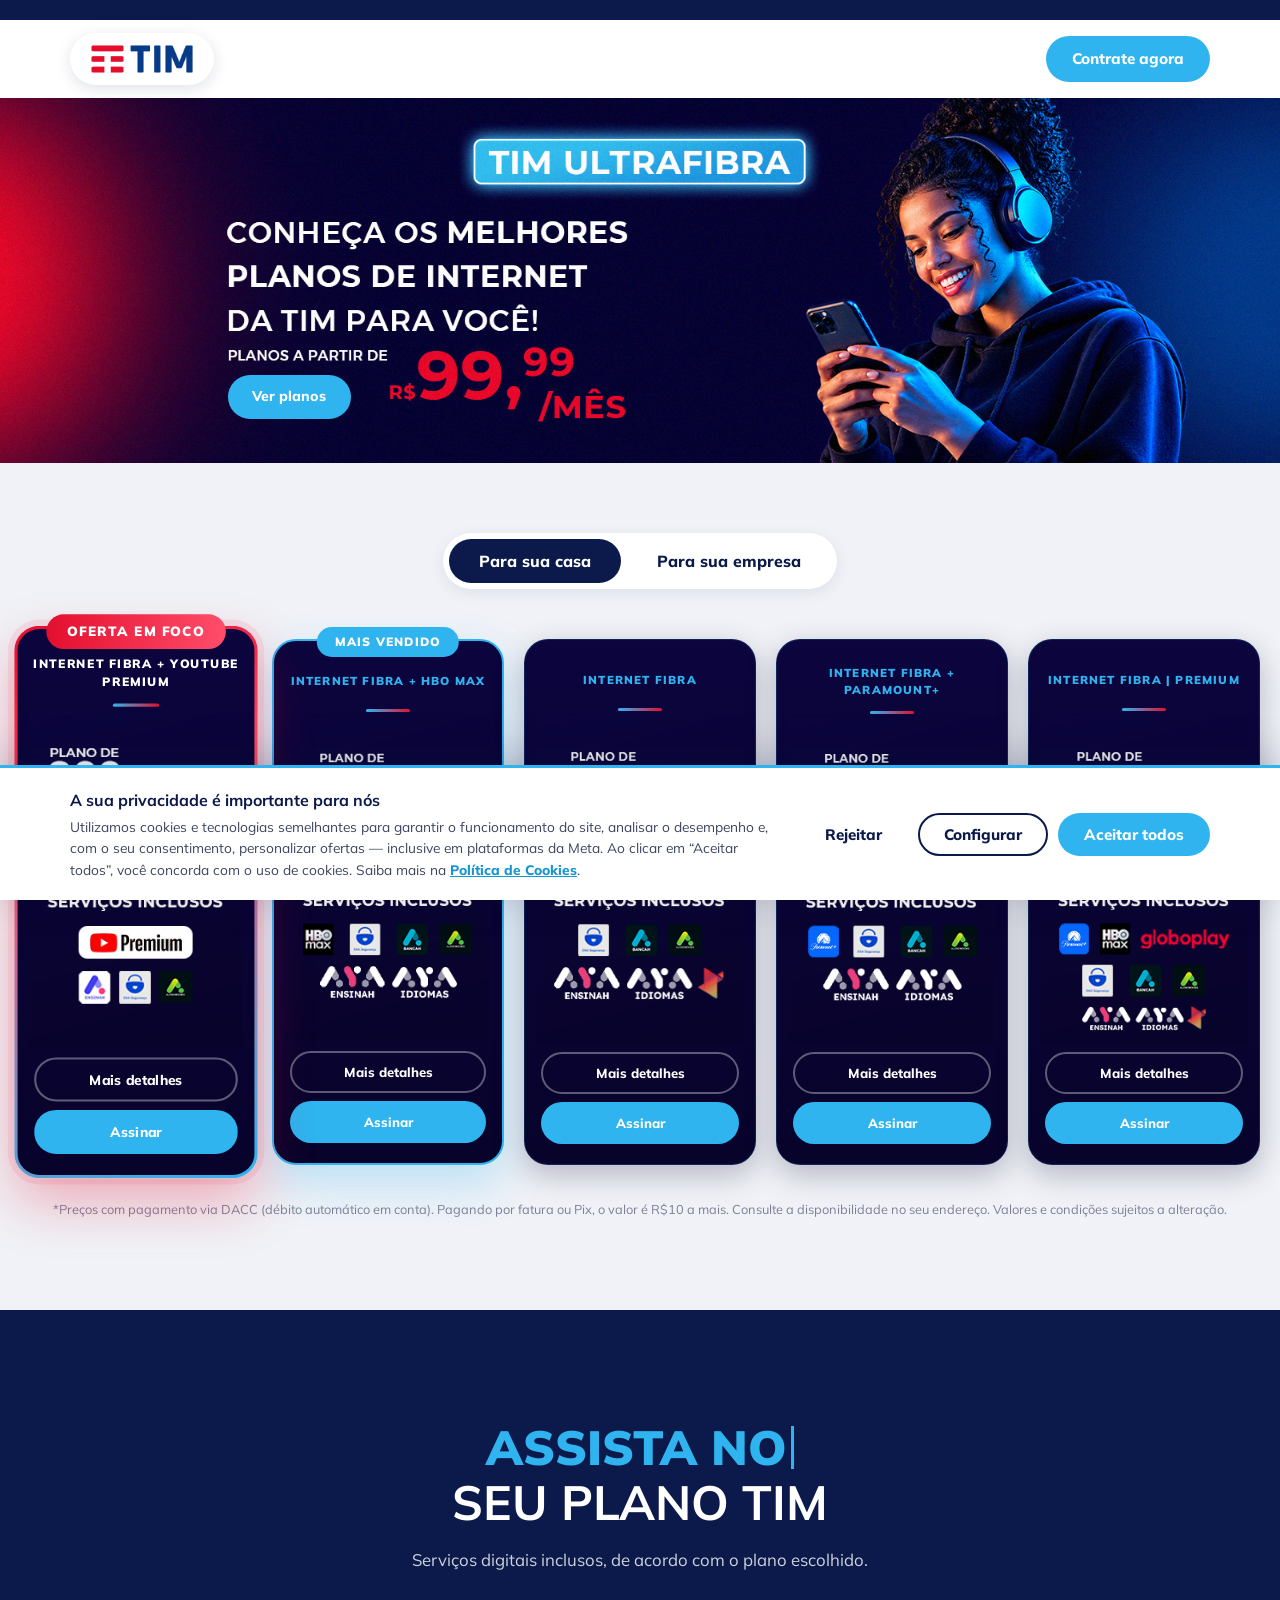
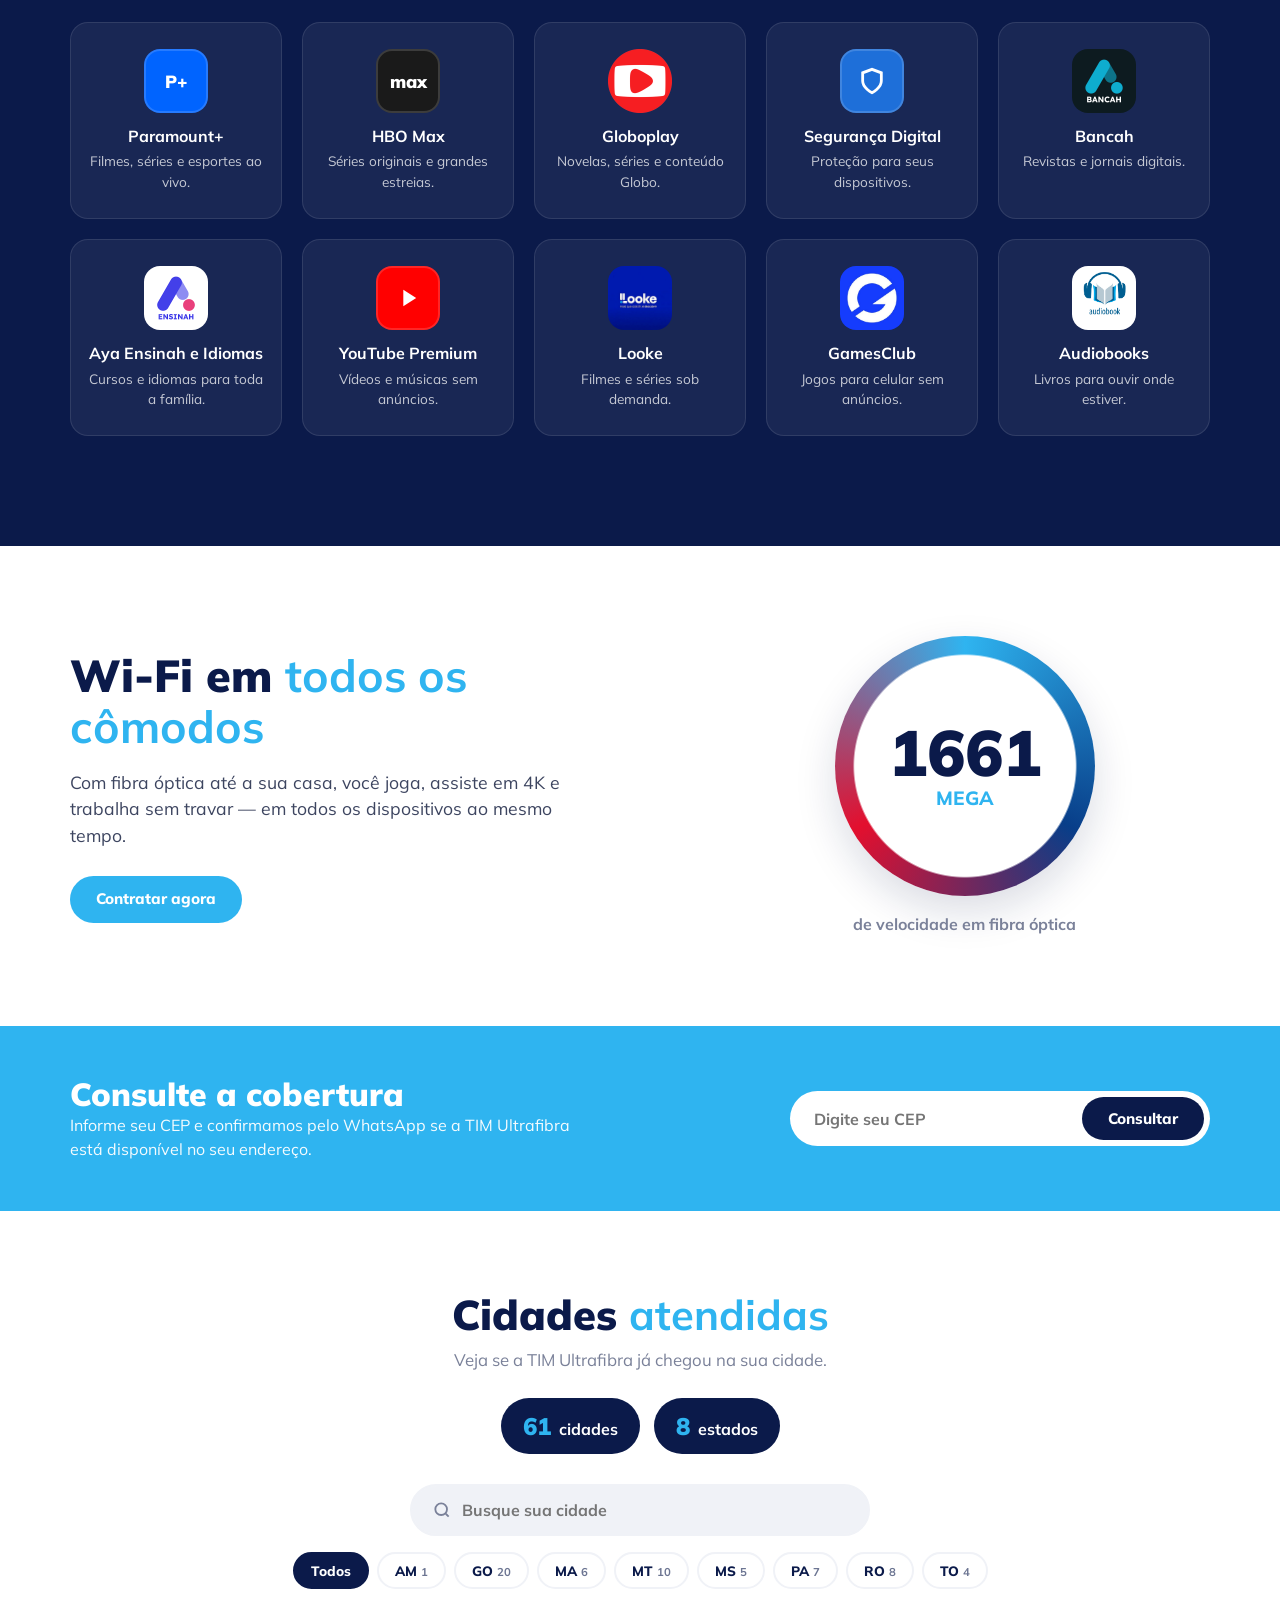
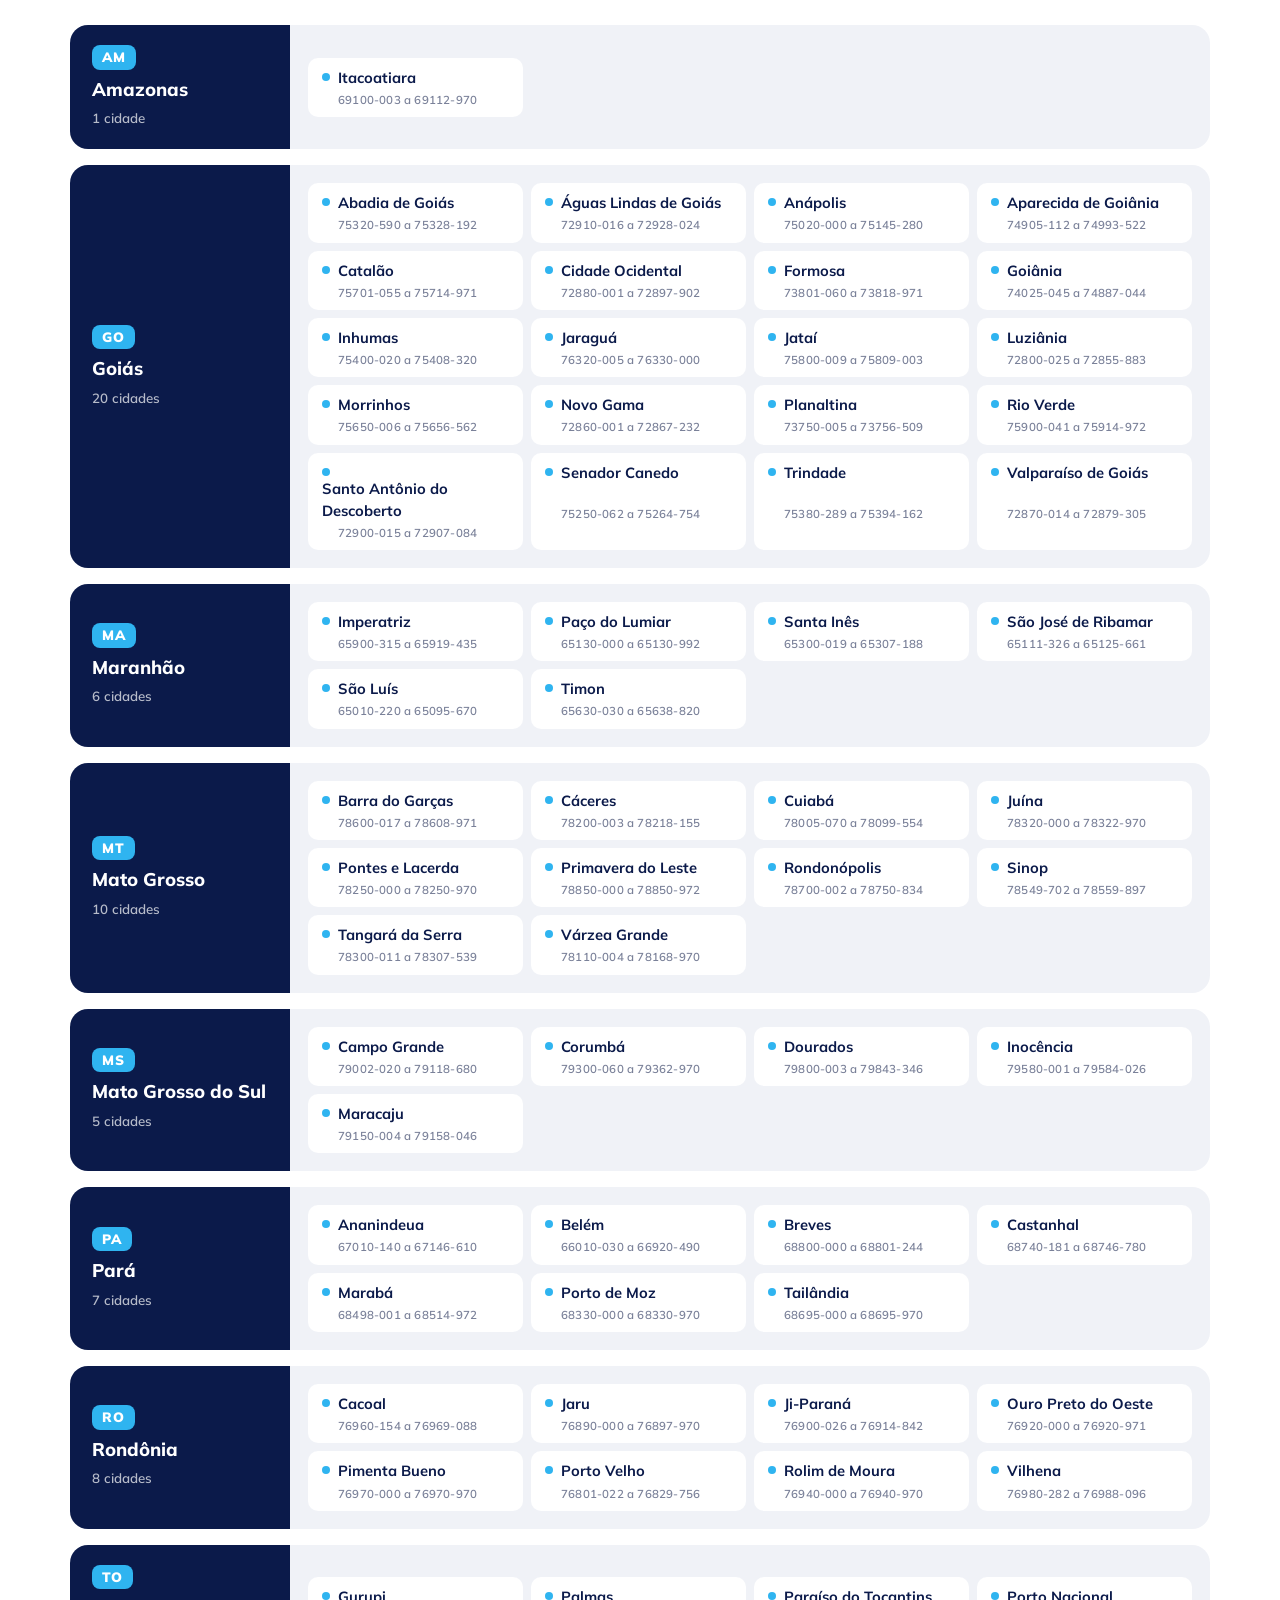
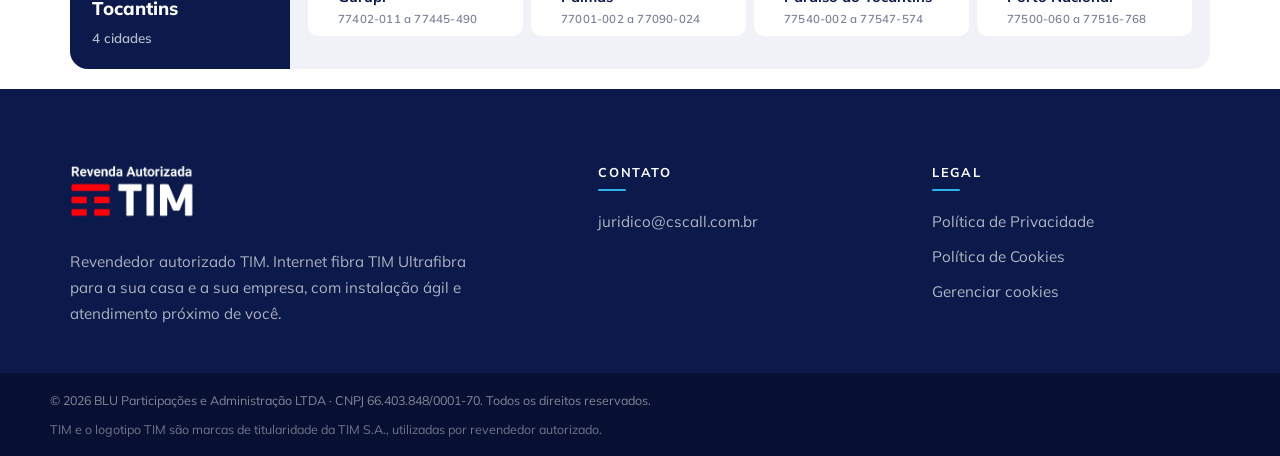
<file: index.html>
<!DOCTYPE html>
<html lang="pt-br">
<head>
    <meta charset="UTF-8">
    <meta name="viewport" content="width=device-width, initial-scale=1.0">
    <link rel="icon" href="./img/logos/logoSite.png" type="image/png">
    <title>TIM Ultrafibra | Revendedor Autorizado</title>
    <meta name="description" content="Internet fibra TIM Ultrafibra de 1000 e 2000 Mega com serviços inclusos. Contrate com um revendedor autorizado TIM.">
    <meta name="robots" content="index, follow">
    <link rel="canonical" href="https://www.SEUDOMINIO.com.br/">

    <!-- Prévia ao compartilhar (WhatsApp, Facebook, Instagram) -->
    <meta property="og:type" content="website">
    <meta property="og:locale" content="pt_BR">
    <meta property="og:site_name" content="TIM Ultrafibra · Revendedor Autorizado">
    <meta property="og:title" content="TIM Ultrafibra | Internet fibra de até 2 Giga">
    <meta property="og:description" content="Internet fibra TIM Ultrafibra de 1000 e 2000 Mega com serviços inclusos. Contrate com um revendedor autorizado TIM.">
    <meta property="og:url" content="https://www.SEUDOMINIO.com.br/">
    <meta property="og:image" content="https://www.SEUDOMINIO.com.br/img/banners/banner-800mega-e-1giga.jpg">
    <meta property="og:image:width" content="902">
    <meta property="og:image:height" content="367">
    <meta name="twitter:card" content="summary_large_image">
    <link rel="preconnect" href="https://fonts.googleapis.com">
    <link rel="preconnect" href="https://fonts.gstatic.com" crossorigin>
    <link href="https://fonts.googleapis.com/css2?family=Mulish:wght@400;600;700;800;900&display=swap" rel="stylesheet">
    <link rel="stylesheet" href="css/style.css?v=6">
</head>
<body>

    
    <div class="topbar">
        <div class="container topbar-inner">
        </div>
    </div>

    <!-- Cabeçalho -->
    <header class="header">
        <div class="container header-inner">
            <span class="logo" aria-label="TIM - Revendedor autorizado">
                <img src="img/logos/logo-tim-badge.png" alt="TIM">
            </span>

            <div class="header-actions">
                <a class="btn btn-accent" href="#planos">Contrate agora</a>
            </div>
        </div>
    </header>

    <!-- Banner -->
    <section class="banner" id="inicio">
        <h1 class="sr-only">TIM Ultrafibra: internet fibra de até 2000 Mega</h1>
        <img class="banner-img" src="img/logos/fundolandingpagetim.jpg.jpeg" width="1600" height="456"
             alt="TIM Ultrafibra: conheça os melhores planos de internet da TIM para você">
        <div class="banner-mobile" aria-hidden="true">
            <span class="banner-tag">TIM ULTRAFIBRA</span>
            <p class="banner-title">Conheça os melhores planos de internet da TIM para você!</p>
            <p class="banner-price"><small>Planos a partir de</small><span>R$<b>99</b>,99<em>/mês</em></span></p>
        </div>
        <a href="#planos" class="btn btn-accent banner-cta">Ver planos</a>
    </section>

    <!-- Planos -->
    <section class="plans-section" id="planos">
        <div class="container">
            <div class="tabs" role="tablist">
                <button class="tab active" role="tab" data-tab="casa" aria-selected="true">Para sua casa</button>
                <button class="tab" role="tab" data-tab="empresa" aria-selected="false">Para sua empresa</button>
            </div>

            <!-- Casa -->
            <div class="tab-panel active" id="tab-casa">
                <div class="cards">

                    <article class="card card-focus">
                        <span class="card-badge">Oferta em foco</span>
                        <div class="card-head">
                            <span>Internet Fibra + YouTube Premium</span>
                        </div>
                        <div class="card-body">
                            <img src="img/planos/cpf-800mega-youtube-premium.png" alt="800 Mega com YouTube Premium por R$129,99/mês com pagamento via DACC" loading="lazy">
                        </div>
                        <div class="card-actions">
                            <button class="btn btn-outline" data-modal="plano-2">Mais detalhes</button>
                            <button class="btn btn-accent" data-assinar="plano-2">Assinar</button>
                        </div>
                    </article>
                    <article class="card card-popular">
                        <span class="card-badge">Mais vendido</span>
                        <div class="card-head">
                            <span>Internet Fibra + HBO Max</span>
                        </div>
                        <div class="card-body">
                            <img src="img/planos/cpf-1giga-hbo-max.png" alt="1 Giga com HBO Max por R$159,99/mês com pagamento via DACC" loading="lazy">
                        </div>
                        <div class="card-actions">
                            <button class="btn btn-outline" data-modal="plano-5">Mais detalhes</button>
                            <button class="btn btn-accent" data-assinar="plano-5">Assinar</button>
                        </div>
                    </article>

                    <article class="card">
                        <div class="card-head">
                            <span>Internet Fibra</span>
                        </div>
                        <div class="card-body">
                            <img src="img/planos/cpf-1giga.png" alt="1 Giga com Bancah, Ensinah e Idiomas por R$129,99/mês com pagamento via DACC" loading="lazy">
                        </div>
                        <div class="card-actions">
                            <button class="btn btn-outline" data-modal="plano-3">Mais detalhes</button>
                            <button class="btn btn-accent" data-assinar="plano-3">Assinar</button>
                        </div>
                    </article>

                    <article class="card">
                        <div class="card-head">
                            <span>Internet Fibra + Paramount+</span>
                        </div>
                        <div class="card-body">
                            <img src="img/planos/cpf-1giga-paramount.png" alt="1 Giga com Paramount+ por R$149,99/mês com pagamento via DACC" loading="lazy">
                        </div>
                        <div class="card-actions">
                            <button class="btn btn-outline" data-modal="plano-4">Mais detalhes</button>
                            <button class="btn btn-accent" data-assinar="plano-4">Assinar</button>
                        </div>
                    </article>

                    <article class="card">
                        <div class="card-head">
                            <span>Internet Fibra | Premium</span>
                        </div>
                        <div class="card-body">
                            <img src="img/planos/cpf-2giga-streaming.png" alt="2 Giga com Paramount+, HBO Max e Globoplay por R$369,99/mês com pagamento via DACC" loading="lazy">
                        </div>
                        <div class="card-actions">
                            <button class="btn btn-outline" data-modal="plano-6">Mais detalhes</button>
                            <button class="btn btn-accent" data-assinar="plano-6">Assinar</button>
                        </div>
                    </article>
                </div>
                <p class="note">*Preços com pagamento via DACC (débito automático em conta). Pagando por fatura ou Pix, o valor é R$10 a mais. Consulte a disponibilidade no seu endereço. Valores e condições sujeitos a alteração.</p>
            </div>

            <!-- Empresa -->
            <div class="tab-panel" id="tab-empresa">
                <div class="business">
                    <div>
                        <h2>Conexão para <strong>empresas</strong></h2>
                        <p>Planos TIM para CNPJ com fibra óptica, estabilidade e suporte especializado. Fale com um consultor e receba uma proposta sob medida para o seu negócio.</p>
                        <ul class="checks">
                            <li>Fibra óptica de alta velocidade</li>
                            <li>Opções com IP fixo</li>
                            <li>Atendimento dedicado</li>
                        </ul>
                        <a class="btn btn-accent btn-lg" data-whats="Olá! Gostaria de uma proposta de internet TIM para minha empresa." target="_blank" rel="noopener">Falar com consultor</a>
                    </div>

                    <article class="card">
                        <span class="card-badge">Válido para todo o Brasil</span>
                        <div class="card-head">
                            <span>Internet Fibra | Empresarial</span>
                        </div>
                        <div class="card-body">
                            <img src="img/planos/cnpj-1giga.png" alt="Plano empresarial 1 Giga por R$99,99/mês com pagamento via DACC" loading="lazy">
                        </div>
                        <div class="card-actions">
                            <button class="btn btn-outline" data-modal="plano-1">Mais detalhes</button>
                            <button class="btn btn-accent" data-assinar="plano-1">Assinar</button>
                        </div>
                    </article>
                </div>
            </div>
        </div>
    </section>

    <!-- Aplicativos -->
    <section class="apps-section" id="aplicativos">
        <div class="container">
            <h2 class="typing-title">
                <span class="typing" id="typing" data-words="ASSISTA NO|JOGUE NO|APRENDA NO|OUÇA NO|PROTEJA-SE NO"></span><span class="caret"></span>
                <strong>SEU PLANO TIM</strong>
            </h2>
            <p class="section-sub">Serviços digitais inclusos, de acordo com o plano escolhido.</p>

            <div class="apps">
                <div class="app">
                    <div class="app-icon" style="--c:#0064ff">P+</div>
                    <h3>Paramount+</h3>
                    <p>Filmes, séries e esportes ao vivo.</p>
                </div>
                <div class="app">
                    <div class="app-icon" style="--c:#1a1a1a">max</div>
                    <h3>HBO Max</h3>
                    <p>Séries originais e grandes estreias.</p>
                </div>
                <div class="app">
                    <div class="app-icon app-icon-img"><img src="img/logos/globoplay.png" alt="Globoplay"></div>
                    <h3>Globoplay</h3>
                    <p>Novelas, séries e conteúdo Globo.</p>
                </div>
                <div class="app">
                    <div class="app-icon" style="--c:#1e6fd9">
                        <svg viewBox="0 0 24 24" fill="none" stroke="currentColor" stroke-width="2.4"><path d="M12 22s8-4 8-10V5l-8-3-8 3v7c0 6 8 10 8 10z"/></svg>
                    </div>
                    <h3>Segurança Digital</h3>
                    <p>Proteção para seus dispositivos.</p>
                </div>
                <div class="app">
                    <div class="app-icon app-icon-img"><img src="img/logos/banca.png" alt="Bancah"></div>
                    <h3>Bancah</h3>
                    <p>Revistas e jornais digitais.</p>
                </div>
                <div class="app">
                    <div class="app-icon app-icon-img"><img src="img/logos/ensinah.png" alt="Ensinah"></div>
                    <h3>Aya Ensinah e Idiomas</h3>
                    <p>Cursos e idiomas para toda a família.</p>
                </div>
                <div class="app">
                    <div class="app-icon" style="--c:#ff0000">
                        <svg viewBox="0 0 24 24" fill="currentColor"><path d="M8 5v14l11-7z"/></svg>
                    </div>
                    <h3>YouTube Premium</h3>
                    <p>Vídeos e músicas sem anúncios.</p>
                </div>
                <div class="app">
                    <div class="app-icon app-icon-img"><img src="img/logos/looke.png" alt="Looke"></div>
                    <h3>Looke</h3>
                    <p>Filmes e séries sob demanda.</p>
                </div>
                <div class="app">
                    <div class="app-icon app-icon-img"><img src="img/logos/gamesClub.png" alt="GamesClub"></div>
                    <h3>GamesClub</h3>
                    <p>Jogos para celular sem anúncios.</p>
                </div>
                <div class="app">
                    <div class="app-icon app-icon-img"><img src="img/logos/audioBook.png" alt="Audiobooks"></div>
                    <h3>Audiobooks</h3>
                    <p>Livros para ouvir onde estiver.</p>
                </div>
            </div>
        </div>
    </section>

    <!-- Velocidade -->
    <section class="speed-section">
        <div class="container speed-inner">
            <div class="speed-text">
                <h2>Wi‑Fi em <strong>todos os cômodos</strong></h2>
                <p>Com fibra óptica até a sua casa, você joga, assiste em 4K e trabalha sem travar — em todos os dispositivos ao mesmo tempo.</p>
                <a class="btn btn-accent" data-whats="Olá! Quero saber mais sobre a velocidade da TIM Ultrafibra." target="_blank" rel="noopener">Contratar agora</a>
            </div>
            <div class="speed-counter">
                <div class="counter-ring">
                    <span class="counter" data-target="2000">0</span>
                    <small>Mega</small>
                </div>
                <p>de velocidade em fibra óptica</p>
            </div>
        </div>
    </section>

    <!-- Cobertura -->
    <section class="coverage-section" id="cobertura">
        <div class="container coverage-inner">
            <div>
                <h2>Consulte a cobertura</h2>
                <p>Informe seu CEP e confirmamos pelo WhatsApp se a TIM Ultrafibra está disponível no seu endereço.</p>
            </div>
            <form class="cep-form" id="cepForm">
                <input type="text" id="cep" inputmode="numeric" placeholder="Digite seu CEP" maxlength="9" required>
                <button type="submit" class="btn btn-accent">Consultar</button>
            </form>
            <p class="cep-result" id="cepResult" role="status" aria-live="polite" hidden></p>
        </div>
    </section>

    <!-- Cidades atendidas -->
    <section class="cities-section" id="cidades">
        <div class="container">
            <div class="section-head">
                <h2>Cidades <strong>atendidas</strong></h2>
                <p>Veja se a TIM Ultrafibra já chegou na sua cidade.</p>
            </div>
            <div class="cities-stats">
                <div><strong id="statCidades">0</strong><span>cidades</span></div>
                <div><strong id="statEstados">0</strong><span>estados</span></div>
            </div>

            <div class="cities-toolbar">
                <div class="cities-search">
                    <svg viewBox="0 0 24 24" fill="none" stroke="currentColor" stroke-width="2.2"><circle cx="11" cy="11" r="7"/><path d="m20 20-3.5-3.5"/></svg>
                    <input type="search" id="citySearch" placeholder="Busque sua cidade" autocomplete="off">
                </div>
                <div class="uf-filter" id="ufFilter" role="tablist" aria-label="Filtrar por estado"></div>
            </div>

            <div class="cities" id="cities"></div>
            <p class="cities-empty" id="citiesEmpty" hidden>Não encontramos essa cidade na lista. Consulte pelo CEP acima: novas cidades são adicionadas com frequência.</p>
        </div>
    </section>

   

    <!-- Rodapé -->
    <footer class="footer">
        <div class="container footer-grid">
            <div class="footer-col footer-col-brand">
                <img src="img/logos/logo-tim-branco.png" alt="TIM" class="footer-logo">
                <p>Revendedor autorizado TIM. Internet fibra TIM Ultrafibra para a sua casa e a sua empresa, com instalação ágil e atendimento próximo de você.</p>
            </div>
            <div class="footer-col">
                <h4>Contato</h4>
                <a href="mailto:juridico@cscall.com.br">juridico@cscall.com.br</a>
            </div>
            <div class="footer-col">
                <h4>Legal</h4>
                <a href="politica-de-privacidade.html">Política de Privacidade</a>
                <a href="politica-de-cookies.html">Política de Cookies</a>
                <button type="button" class="footer-link-btn" data-cookie-prefs>Gerenciar cookies</button>
            </div>
        </div>
        <div class="footer-bottom">
            <div class="container footer-bottom-inner">
                <p>© <span id="year"></span> BLU Participações e Administração LTDA · CNPJ 66.403.848/0001-70. Todos os direitos reservados.</p>
                <p class="footer-trademark">TIM e o logotipo TIM são marcas de titularidade da TIM S.A., utilizadas por revendedor autorizado.</p>
            </div>
        </div>
    </footer>

    <!-- Modal de detalhes -->
    <div class="modal" id="modal" aria-hidden="true">
        <div class="modal-box" role="dialog" aria-modal="true" aria-labelledby="modalTitle">
            <button class="modal-close" id="modalClose" aria-label="Fechar">&times;</button>
            <div id="modalContent"></div>
        </div>
    </div>

    <!-- Checkout / Contratação -->
    <div class="modal checkout" id="checkout" aria-hidden="true">
        <div class="checkout-box" role="dialog" aria-modal="true" aria-labelledby="checkoutTitle">
            <button class="modal-close" id="checkoutClose" aria-label="Fechar">&times;</button>

            <!-- Coluna do formulário -->
            <div class="checkout-form-col">
                <header class="checkout-header">
                    <h3 id="checkoutTitle">Contratar plano</h3>
                    <p>Preencha seus dados para finalizar a solicitação. Nosso time confirma a viabilidade no seu endereço.</p>
                    <div class="checkout-steps" aria-hidden="true">
                        <span class="step-dot active" data-dot="1"><b>1</b>Seus dados</span>
                        <span class="step-line"></span>
                        <span class="step-dot" data-dot="2"><b>2</b>Endereço</span>
                    </div>
                </header>

                <form id="checkoutForm" novalidate>
                    <!-- Etapa 1 -->
                    <fieldset class="checkout-step active" data-step="1">
                        <legend>Dados básicos</legend>
                        <div class="field">
                            <label for="ck-nome">Nome completo</label>
                            <input type="text" id="ck-nome" name="nome" autocomplete="name" placeholder="Seu nome completo" required>
                        </div>
                        <div class="field">
                            <label for="ck-cpf">CPF</label>
                            <input type="text" id="ck-cpf" name="cpf" inputmode="numeric" autocomplete="off" placeholder="000.000.000-00" maxlength="14" required>
                        </div>
                        <div class="field-row">
                            <div class="field">
                                <label for="ck-nasc">Data de nascimento</label>
                                <input type="text" id="ck-nasc" name="nascimento" inputmode="numeric" placeholder="dd/mm/aaaa" maxlength="10" required>
                            </div>
                            <div class="field">
                                <label for="ck-cep">CEP</label>
                                <input type="text" id="ck-cep" name="cep" inputmode="numeric" autocomplete="postal-code" placeholder="00000-000" maxlength="9" required>
                            </div>
                        </div>
                        <p class="field-hint" id="cepHint" hidden></p>
                        <div class="checkout-actions">
                            <button type="button" class="btn btn-accent btn-lg" data-next>Continuar</button>
                        </div>
                    </fieldset>

                    <!-- Etapa 2 -->
                    <fieldset class="checkout-step" data-step="2">
                        <legend>Endereço detalhado</legend>
                        <div class="field-row">
                            <div class="field">
                                <label for="ck-estado">Estado</label>
                                <input type="text" id="ck-estado" name="estado" autocomplete="address-level1" placeholder="UF" maxlength="2" required>
                            </div>
                            <div class="field">
                                <label for="ck-cidade">Cidade</label>
                                <input type="text" id="ck-cidade" name="cidade" autocomplete="address-level2" placeholder="Sua cidade" required>
                            </div>
                        </div>
                        <div class="field">
                            <label for="ck-bairro">Bairro</label>
                            <input type="text" id="ck-bairro" name="bairro" placeholder="Seu bairro" required>
                        </div>
                        <div class="field-row">
                            <div class="field">
                                <label for="ck-quadra">Quadra</label>
                                <input type="text" id="ck-quadra" name="quadra" placeholder="Quadra">
                            </div>
                            <div class="field">
                                <label for="ck-lote">Lote</label>
                                <input type="text" id="ck-lote" name="lote" placeholder="Lote">
                            </div>
                        </div>
                        <div class="field-row">
                            <div class="field field-grow">
                                <label for="ck-rua">Rua / Logradouro</label>
                                <input type="text" id="ck-rua" name="rua" autocomplete="address-line1" placeholder="Nome da rua" required>
                            </div>
                            <div class="field">
                                <label for="ck-numero">Número</label>
                                <input type="text" id="ck-numero" name="numero" inputmode="numeric" placeholder="Nº">
                            </div>
                        </div>
                        <div class="field">
                            <label for="ck-complemento">Complemento <span>(opcional)</span></label>
                            <input type="text" id="ck-complemento" name="complemento" placeholder="Apto, bloco, ponto de referência">
                        </div>
                        <p class="checkout-legal">Ao finalizar, você concorda com o uso dos seus dados para análise e contratação do plano, conforme a nossa <a class="cookie-link" href="politica-de-privacidade.html" target="_blank" rel="noopener">Política de Privacidade</a>.</p>
                        <div class="checkout-actions">
                            <button type="button" class="btn btn-outline" data-prev>Voltar</button>
                            <button type="submit" class="btn btn-accent btn-lg">Finalizar solicitação</button>
                        </div>
                    </fieldset>
                </form>
            </div>

            <!-- Coluna do plano -->
            <aside class="checkout-plan" id="checkoutPlan"></aside>
        </div>
    </div>

    <!-- Banner de consentimento de cookies -->
    <div class="cookie-banner" id="cookieBanner" hidden>
        <div class="container cookie-banner-inner">
            <div class="cookie-banner-text">
                <strong>A sua privacidade é importante para nós</strong>
                <p>Utilizamos cookies e tecnologias semelhantes para garantir o funcionamento do site, analisar o desempenho e, com o seu consentimento, personalizar ofertas — inclusive em plataformas da Meta. Ao clicar em “Aceitar todos”, você concorda com o uso de cookies. Saiba mais na <a class="cookie-link" href="politica-de-cookies.html" target="_blank" rel="noopener">Política de Cookies</a>.</p>
            </div>
            <div class="cookie-banner-actions">
                <button type="button" class="btn btn-ghost" data-cookie-reject>Rejeitar</button>
                <button type="button" class="btn btn-outline" data-cookie-prefs>Configurar</button>
                <button type="button" class="btn btn-accent" data-cookie-accept>Aceitar todos</button>
            </div>
        </div>
    </div>

    <!-- Preferências de cookies -->
    <div class="modal cookie-modal" id="cookiePrefs" aria-hidden="true">
        <div class="modal-box cookie-box" role="dialog" aria-modal="true" aria-labelledby="prefsTitle">
            <button class="modal-close" data-cookie-close aria-label="Fechar">&times;</button>
            <div class="cookie-head">
                <h3 id="prefsTitle">Preferências de cookies</h3>
                <p>Escolha quais categorias deseja permitir. Os cookies necessários são sempre ativos. Saiba mais na <a class="cookie-link" href="politica-de-cookies.html" target="_blank" rel="noopener">Política de Cookies</a>.</p>
            </div>
            <div class="cookie-cats">
                <label class="cookie-cat">
                    <div class="cookie-cat-text"><strong>Necessários</strong><span>Essenciais para o funcionamento do site e para a sua navegação. Sempre ativos.</span></div>
                    <span class="cookie-switch"><input type="checkbox" checked disabled><i></i></span>
                </label>
                <label class="cookie-cat">
                    <div class="cookie-cat-text"><strong>Desempenho e análise</strong><span>Ajudam a entender como o site é utilizado, de forma agregada, para melhorarmos a experiência.</span></div>
                    <span class="cookie-switch"><input type="checkbox" data-cat="analytics"><i></i></span>
                </label>
                <label class="cookie-cat">
                    <div class="cookie-cat-text"><strong>Funcionais</strong><span>Lembram as suas escolhas e preferências para personalizar a navegação.</span></div>
                    <span class="cookie-switch"><input type="checkbox" data-cat="functional"><i></i></span>
                </label>
                <label class="cookie-cat">
                    <div class="cookie-cat-text"><strong>Publicidade</strong><span>Exibem ofertas e mensuram campanhas, inclusive em plataformas da Meta, mediante o seu consentimento.</span></div>
                    <span class="cookie-switch"><input type="checkbox" data-cat="ads"><i></i></span>
                </label>
            </div>
            <div class="cookie-actions">
                <button type="button" class="btn btn-outline" data-cookie-reject>Rejeitar não essenciais</button>
                <button type="button" class="btn btn-accent" data-cookie-save>Salvar preferências</button>
            </div>
        </div>
    </div>

    <script src="js/script.js?v=6"></script>
</body>
</html>
</file>
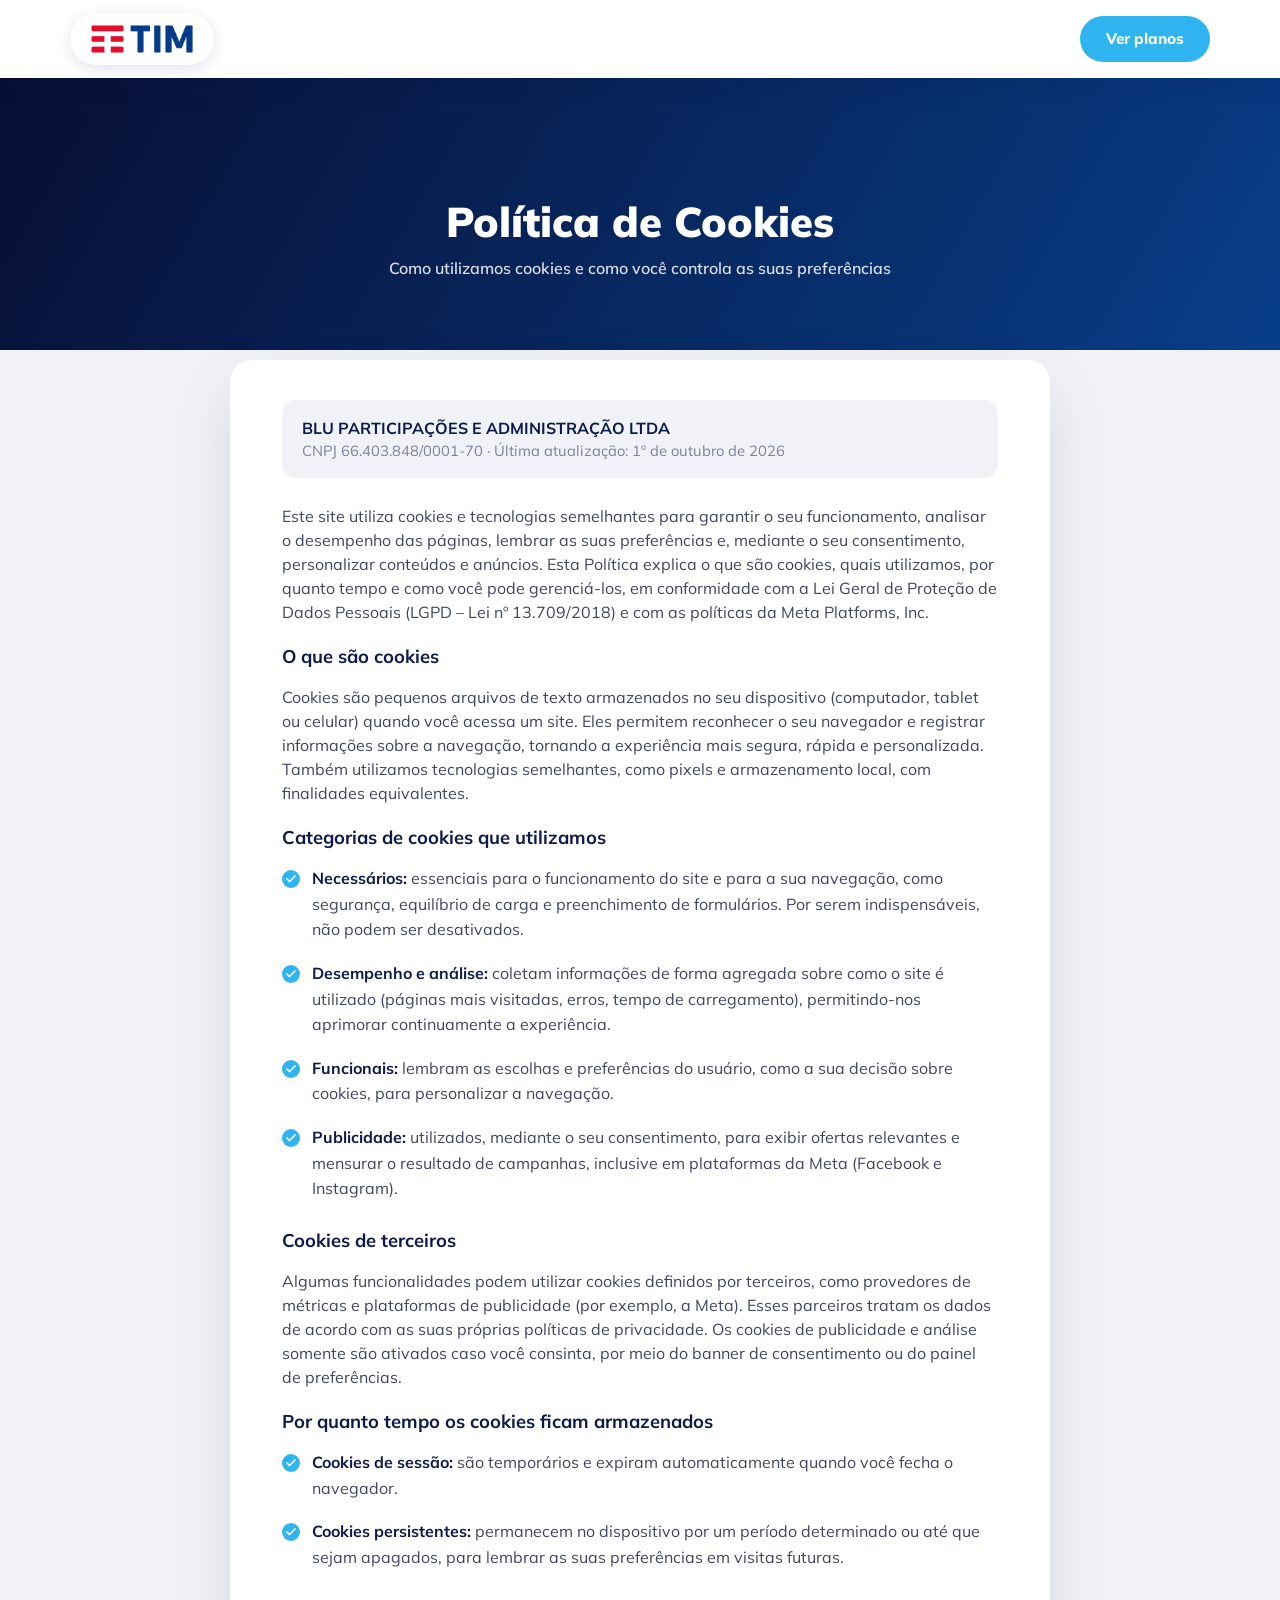
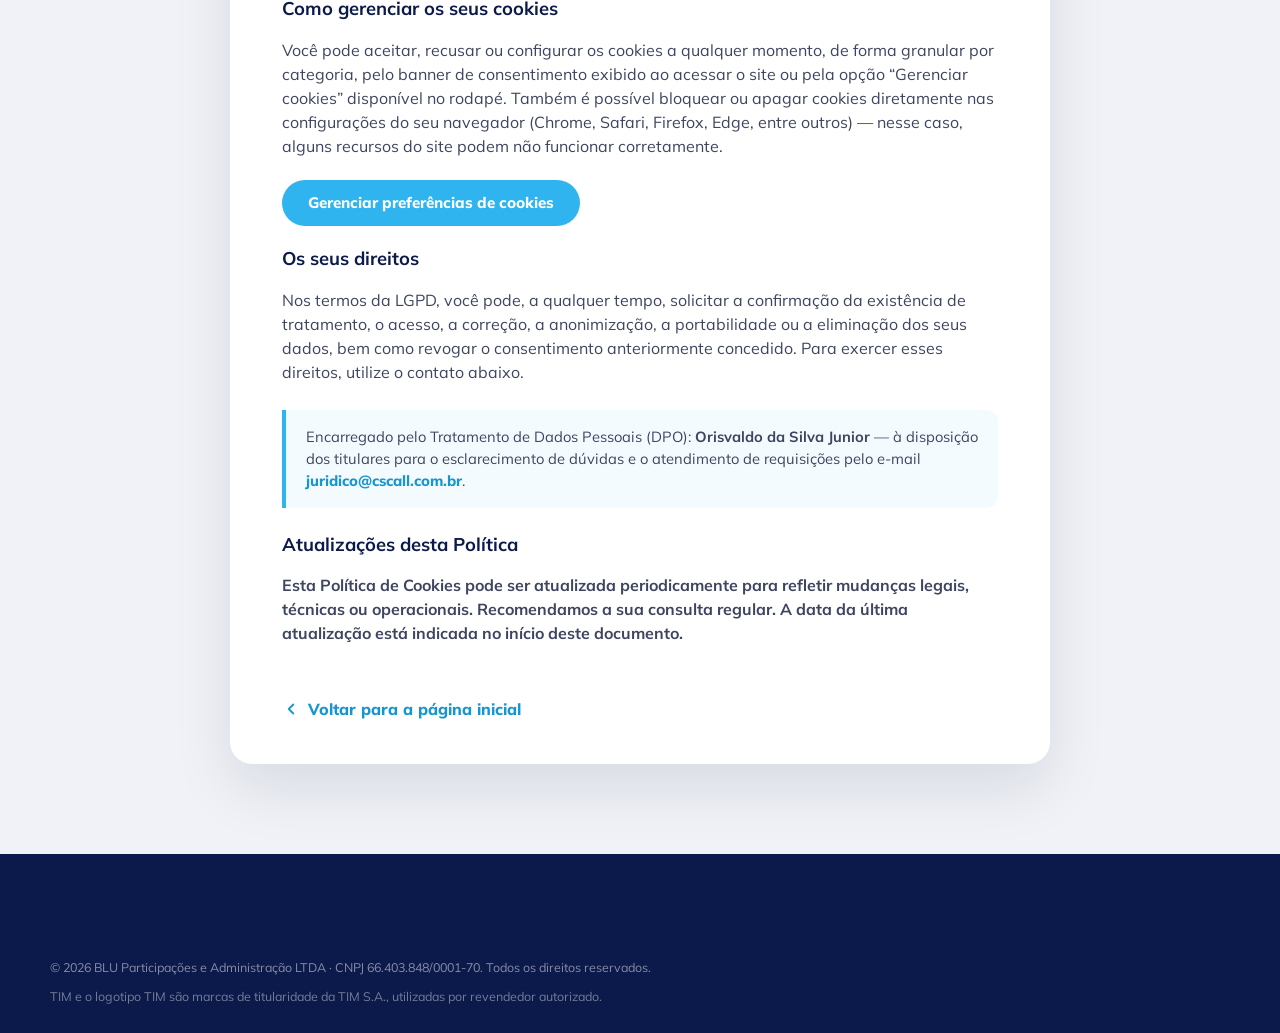
<file: politica-de-cookies.html>
<!DOCTYPE html>
<html lang="pt-br">
<head>
    <meta charset="UTF-8">
    <meta name="viewport" content="width=device-width, initial-scale=1.0">
    <link rel="icon" href="./img/logos/logoSite.png" type="image/png">
    <title>Política de Cookies | TIM Ultrafibra</title>
    <meta name="description" content="Política de Cookies: o que são cookies, categorias utilizadas, prazos, cookies de terceiros e como gerenciar suas preferências. Em conformidade com a LGPD.">
    <meta name="robots" content="index, follow">
    <link rel="canonical" href="https://www.SEUDOMINIO.com.br/politica-de-cookies.html">
    <link rel="preconnect" href="https://fonts.googleapis.com">
    <link rel="preconnect" href="https://fonts.gstatic.com" crossorigin>
    <link href="https://fonts.googleapis.com/css2?family=Mulish:wght@400;600;700;800;900&display=swap" rel="stylesheet">
    <link rel="stylesheet" href="css/style.css">
</head>
<body>

    <!-- Cabeçalho -->
    <header class="header scrolled">
        <div class="container header-inner">
            <a href="index.html" class="logo" aria-label="TIM - Revendedor autorizado">
                <img src="img/logos/logo-tim-badge.png" alt="TIM">
            </a>
            <div class="header-actions">
                <a class="btn btn-accent" href="index.html#planos">Ver planos</a>
            </div>
        </div>
    </header>

    <!-- Título -->
    <section class="legal-hero">
        <div class="container">
            <h1>Política de Cookies</h1>
            <p>Como utilizamos cookies e como você controla as suas preferências</p>
        </div>
    </section>

    <!-- Conteúdo -->
    <section class="legal-section">
        <div class="container">
            <article class="legal-card">
                <div class="company">
                    <strong>BLU PARTICIPAÇÕES E ADMINISTRAÇÃO LTDA</strong>
                    <span>CNPJ 66.403.848/0001-70 · Última atualização: 1º de outubro de 2026</span>
                </div>

                <p>Este site utiliza cookies e tecnologias semelhantes para garantir o seu funcionamento, analisar o desempenho das páginas, lembrar as suas preferências e, mediante o seu consentimento, personalizar conteúdos e anúncios. Esta Política explica o que são cookies, quais utilizamos, por quanto tempo e como você pode gerenciá-los, em conformidade com a Lei Geral de Proteção de Dados Pessoais (LGPD – Lei nº 13.709/2018) e com as políticas da Meta Platforms, Inc.</p>

                <h2>O que são cookies</h2>
                <p>Cookies são pequenos arquivos de texto armazenados no seu dispositivo (computador, tablet ou celular) quando você acessa um site. Eles permitem reconhecer o seu navegador e registrar informações sobre a navegação, tornando a experiência mais segura, rápida e personalizada. Também utilizamos tecnologias semelhantes, como pixels e armazenamento local, com finalidades equivalentes.</p>

                <h2>Categorias de cookies que utilizamos</h2>
                <ul class="legal-list">
                    <li><strong>Necessários:</strong> essenciais para o funcionamento do site e para a sua navegação, como segurança, equilíbrio de carga e preenchimento de formulários. Por serem indispensáveis, não podem ser desativados.</li>
                    <li><strong>Desempenho e análise:</strong> coletam informações de forma agregada sobre como o site é utilizado (páginas mais visitadas, erros, tempo de carregamento), permitindo-nos aprimorar continuamente a experiência.</li>
                    <li><strong>Funcionais:</strong> lembram as escolhas e preferências do usuário, como a sua decisão sobre cookies, para personalizar a navegação.</li>
                    <li><strong>Publicidade:</strong> utilizados, mediante o seu consentimento, para exibir ofertas relevantes e mensurar o resultado de campanhas, inclusive em plataformas da Meta (Facebook e Instagram).</li>
                </ul>

                <h2>Cookies de terceiros</h2>
                <p>Algumas funcionalidades podem utilizar cookies definidos por terceiros, como provedores de métricas e plataformas de publicidade (por exemplo, a Meta). Esses parceiros tratam os dados de acordo com as suas próprias políticas de privacidade. Os cookies de publicidade e análise somente são ativados caso você consinta, por meio do banner de consentimento ou do painel de preferências.</p>

                <h2>Por quanto tempo os cookies ficam armazenados</h2>
                <ul class="legal-list">
                    <li><strong>Cookies de sessão:</strong> são temporários e expiram automaticamente quando você fecha o navegador.</li>
                    <li><strong>Cookies persistentes:</strong> permanecem no dispositivo por um período determinado ou até que sejam apagados, para lembrar as suas preferências em visitas futuras.</li>
                </ul>

                <h2>Como gerenciar os seus cookies</h2>
                <p>Você pode aceitar, recusar ou configurar os cookies a qualquer momento, de forma granular por categoria, pelo banner de consentimento exibido ao acessar o site ou pela opção “Gerenciar cookies” disponível no rodapé. Também é possível bloquear ou apagar cookies diretamente nas configurações do seu navegador (Chrome, Safari, Firefox, Edge, entre outros) — nesse caso, alguns recursos do site podem não funcionar corretamente.</p>
                <p><a class="btn btn-accent" href="index.html#cookies">Gerenciar preferências de cookies</a></p>

                <h2>Os seus direitos</h2>
                <p>Nos termos da LGPD, você pode, a qualquer tempo, solicitar a confirmação da existência de tratamento, o acesso, a correção, a anonimização, a portabilidade ou a eliminação dos seus dados, bem como revogar o consentimento anteriormente concedido. Para exercer esses direitos, utilize o contato abaixo.</p>

                <div class="legal-dpo">
                    Encarregado pelo Tratamento de Dados Pessoais (DPO): <strong>Orisvaldo da Silva Junior</strong> — à disposição dos titulares para o esclarecimento de dúvidas e o atendimento de requisições pelo e-mail
                    <a href="mailto:juridico@cscall.com.br">juridico@cscall.com.br</a>.
                </div>

                <h2>Atualizações desta Política</h2>
                <p class="legal-close">Esta Política de Cookies pode ser atualizada periodicamente para refletir mudanças legais, técnicas ou operacionais. Recomendamos a sua consulta regular. A data da última atualização está indicada no início deste documento.</p>

                <a href="index.html" class="legal-back">
                    <svg viewBox="0 0 24 24" width="18" height="18" fill="none" stroke="currentColor" stroke-width="2.4" stroke-linecap="round" stroke-linejoin="round"><path d="m15 18-6-6 6-6"/></svg>
                    Voltar para a página inicial
                </a>
            </article>
        </div>
    </section>

    <!-- Rodapé -->
    <footer class="footer">
        <div class="container footer-bottom-inner" style="padding-top:28px;padding-bottom:28px;">
            <p>© <span id="year"></span> BLU Participações e Administração LTDA · CNPJ 66.403.848/0001-70. Todos os direitos reservados.</p>
            <p class="footer-trademark">TIM e o logotipo TIM são marcas de titularidade da TIM S.A., utilizadas por revendedor autorizado.</p>
        </div>
    </footer>

    <script>document.getElementById('year').textContent = new Date().getFullYear();</script>
</body>
</html>
</file>
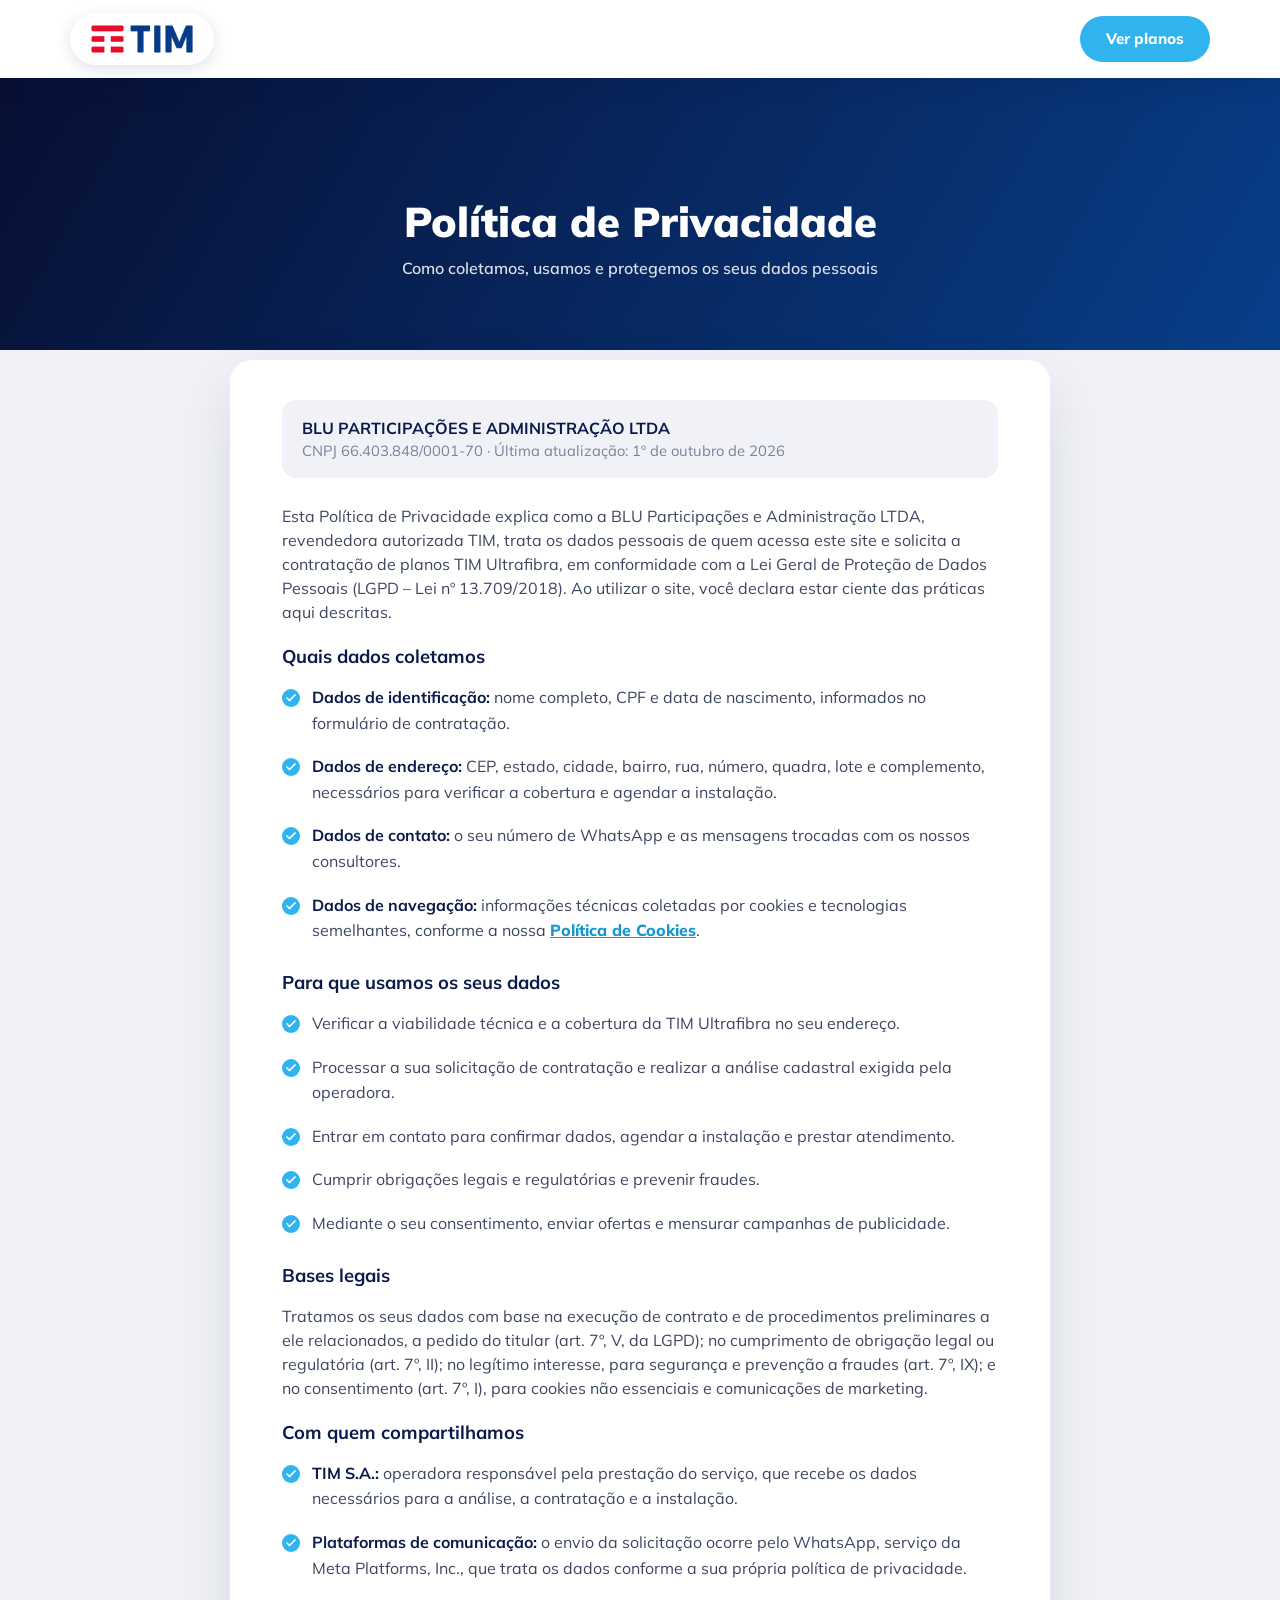
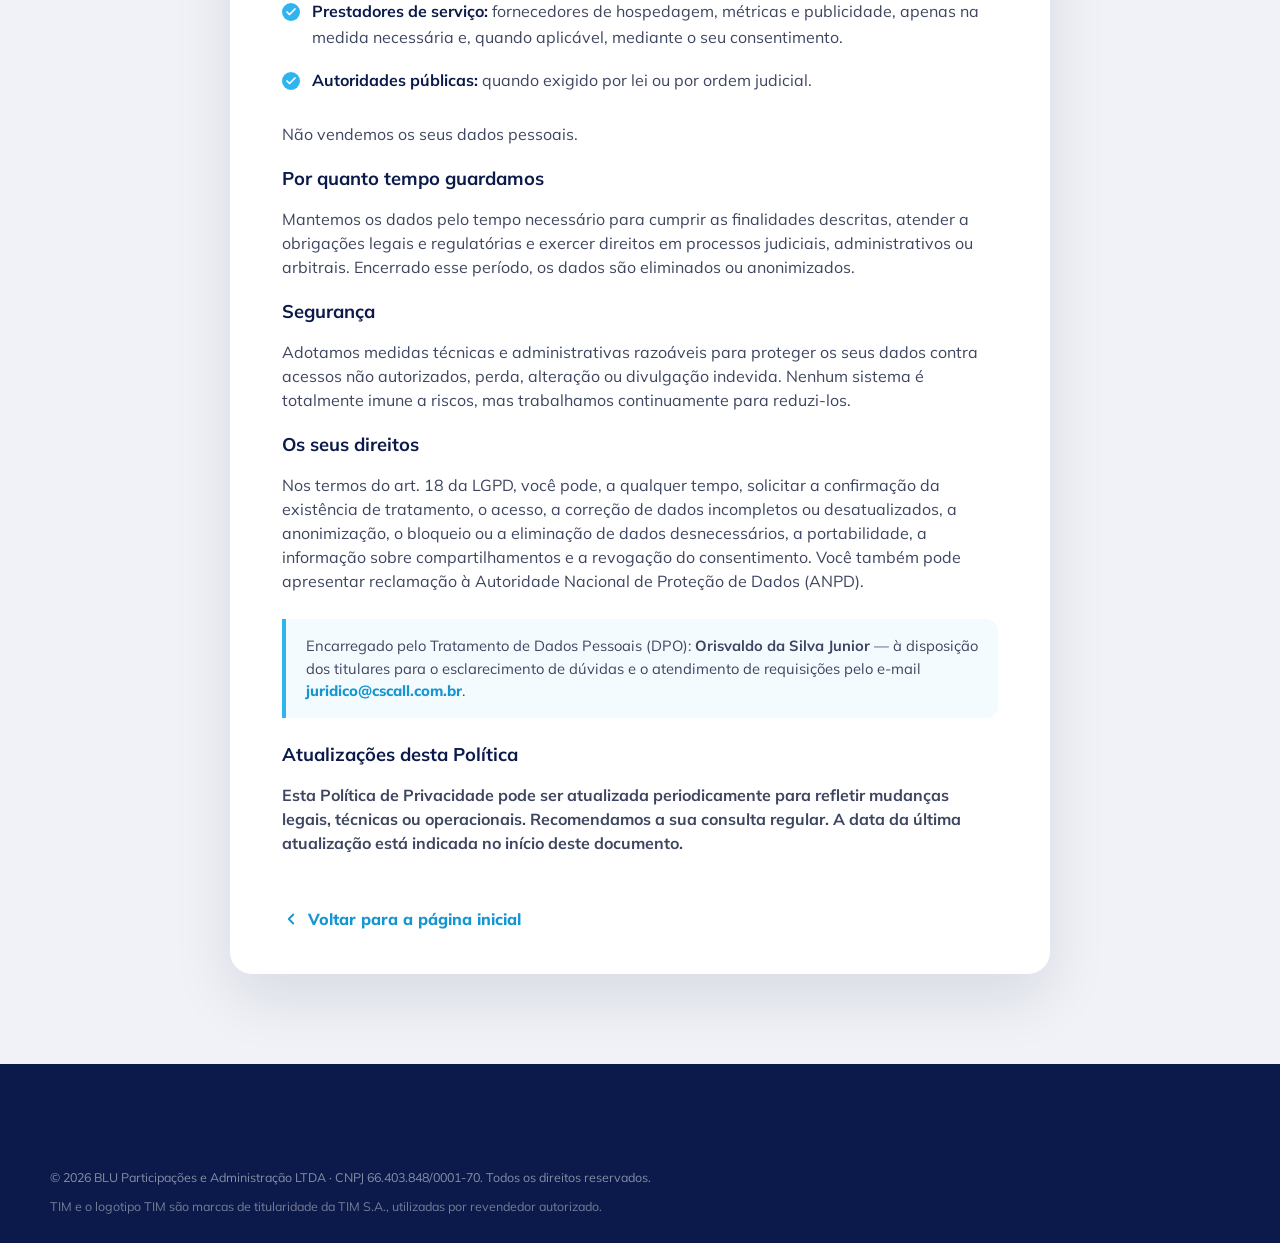
<file: politica-de-privacidade.html>
<!DOCTYPE html>
<html lang="pt-br">
<head>
    <meta charset="UTF-8">
    <meta name="viewport" content="width=device-width, initial-scale=1.0">
    <link rel="icon" href="./img/logos/logoSite.png" type="image/png">
    <title>Política de Privacidade | TIM Ultrafibra</title>
    <meta name="description" content="Política de Privacidade: quais dados pessoais coletamos, para que usamos, com quem compartilhamos e como exercer os seus direitos. Em conformidade com a LGPD.">
    <meta name="robots" content="index, follow">
    <link rel="canonical" href="https://www.SEUDOMINIO.com.br/politica-de-privacidade.html">
    <link rel="preconnect" href="https://fonts.googleapis.com">
    <link rel="preconnect" href="https://fonts.gstatic.com" crossorigin>
    <link href="https://fonts.googleapis.com/css2?family=Mulish:wght@400;600;700;800;900&display=swap" rel="stylesheet">
    <link rel="stylesheet" href="css/style.css">
</head>
<body>

    <!-- Cabeçalho -->
    <header class="header scrolled">
        <div class="container header-inner">
            <a href="index.html" class="logo" aria-label="TIM - Revendedor autorizado">
                <img src="img/logos/logo-tim-badge.png" alt="TIM">
            </a>
            <div class="header-actions">
                <a class="btn btn-accent" href="index.html#planos">Ver planos</a>
            </div>
        </div>
    </header>

    <!-- Título -->
    <section class="legal-hero">
        <div class="container">
            <h1>Política de Privacidade</h1>
            <p>Como coletamos, usamos e protegemos os seus dados pessoais</p>
        </div>
    </section>

    <!-- Conteúdo -->
    <section class="legal-section">
        <div class="container">
            <article class="legal-card">
                <div class="company">
                    <strong>BLU PARTICIPAÇÕES E ADMINISTRAÇÃO LTDA</strong>
                    <span>CNPJ 66.403.848/0001-70 · Última atualização: 1º de outubro de 2026</span>
                </div>

                <p>Esta Política de Privacidade explica como a BLU Participações e Administração LTDA, revendedora autorizada TIM, trata os dados pessoais de quem acessa este site e solicita a contratação de planos TIM Ultrafibra, em conformidade com a Lei Geral de Proteção de Dados Pessoais (LGPD – Lei nº 13.709/2018). Ao utilizar o site, você declara estar ciente das práticas aqui descritas.</p>

                <h2>Quais dados coletamos</h2>
                <ul class="legal-list">
                    <li><strong>Dados de identificação:</strong> nome completo, CPF e data de nascimento, informados no formulário de contratação.</li>
                    <li><strong>Dados de endereço:</strong> CEP, estado, cidade, bairro, rua, número, quadra, lote e complemento, necessários para verificar a cobertura e agendar a instalação.</li>
                    <li><strong>Dados de contato:</strong> o seu número de WhatsApp e as mensagens trocadas com os nossos consultores.</li>
                    <li><strong>Dados de navegação:</strong> informações técnicas coletadas por cookies e tecnologias semelhantes, conforme a nossa <a class="cookie-link" href="politica-de-cookies.html">Política de Cookies</a>.</li>
                </ul>

                <h2>Para que usamos os seus dados</h2>
                <ul class="legal-list">
                    <li>Verificar a viabilidade técnica e a cobertura da TIM Ultrafibra no seu endereço.</li>
                    <li>Processar a sua solicitação de contratação e realizar a análise cadastral exigida pela operadora.</li>
                    <li>Entrar em contato para confirmar dados, agendar a instalação e prestar atendimento.</li>
                    <li>Cumprir obrigações legais e regulatórias e prevenir fraudes.</li>
                    <li>Mediante o seu consentimento, enviar ofertas e mensurar campanhas de publicidade.</li>
                </ul>

                <h2>Bases legais</h2>
                <p>Tratamos os seus dados com base na execução de contrato e de procedimentos preliminares a ele relacionados, a pedido do titular (art. 7º, V, da LGPD); no cumprimento de obrigação legal ou regulatória (art. 7º, II); no legítimo interesse, para segurança e prevenção a fraudes (art. 7º, IX); e no consentimento (art. 7º, I), para cookies não essenciais e comunicações de marketing.</p>

                <h2>Com quem compartilhamos</h2>
                <ul class="legal-list">
                    <li><strong>TIM S.A.:</strong> operadora responsável pela prestação do serviço, que recebe os dados necessários para a análise, a contratação e a instalação.</li>
                    <li><strong>Plataformas de comunicação:</strong> o envio da solicitação ocorre pelo WhatsApp, serviço da Meta Platforms, Inc., que trata os dados conforme a sua própria política de privacidade.</li>
                    <li><strong>Prestadores de serviço:</strong> fornecedores de hospedagem, métricas e publicidade, apenas na medida necessária e, quando aplicável, mediante o seu consentimento.</li>
                    <li><strong>Autoridades públicas:</strong> quando exigido por lei ou por ordem judicial.</li>
                </ul>
                <p>Não vendemos os seus dados pessoais.</p>

                <h2>Por quanto tempo guardamos</h2>
                <p>Mantemos os dados pelo tempo necessário para cumprir as finalidades descritas, atender a obrigações legais e regulatórias e exercer direitos em processos judiciais, administrativos ou arbitrais. Encerrado esse período, os dados são eliminados ou anonimizados.</p>

                <h2>Segurança</h2>
                <p>Adotamos medidas técnicas e administrativas razoáveis para proteger os seus dados contra acessos não autorizados, perda, alteração ou divulgação indevida. Nenhum sistema é totalmente imune a riscos, mas trabalhamos continuamente para reduzi-los.</p>

                <h2>Os seus direitos</h2>
                <p>Nos termos do art. 18 da LGPD, você pode, a qualquer tempo, solicitar a confirmação da existência de tratamento, o acesso, a correção de dados incompletos ou desatualizados, a anonimização, o bloqueio ou a eliminação de dados desnecessários, a portabilidade, a informação sobre compartilhamentos e a revogação do consentimento. Você também pode apresentar reclamação à Autoridade Nacional de Proteção de Dados (ANPD).</p>

                <div class="legal-dpo">
                    Encarregado pelo Tratamento de Dados Pessoais (DPO): <strong>Orisvaldo da Silva Junior</strong> — à disposição dos titulares para o esclarecimento de dúvidas e o atendimento de requisições pelo e-mail
                    <a href="mailto:juridico@cscall.com.br">juridico@cscall.com.br</a>.
                </div>

                <h2>Atualizações desta Política</h2>
                <p class="legal-close">Esta Política de Privacidade pode ser atualizada periodicamente para refletir mudanças legais, técnicas ou operacionais. Recomendamos a sua consulta regular. A data da última atualização está indicada no início deste documento.</p>

                <a href="index.html" class="legal-back">
                    <svg viewBox="0 0 24 24" width="18" height="18" fill="none" stroke="currentColor" stroke-width="2.4" stroke-linecap="round" stroke-linejoin="round"><path d="m15 18-6-6 6-6"/></svg>
                    Voltar para a página inicial
                </a>
            </article>
        </div>
    </section>

    <!-- Rodapé -->
    <footer class="footer">
        <div class="container footer-bottom-inner" style="padding-top:28px;padding-bottom:28px;">
            <p>© <span id="year"></span> BLU Participações e Administração LTDA · CNPJ 66.403.848/0001-70. Todos os direitos reservados.</p>
            <p class="footer-trademark">TIM e o logotipo TIM são marcas de titularidade da TIM S.A., utilizadas por revendedor autorizado.</p>
        </div>
    </footer>

    <script>document.getElementById('year').textContent = new Date().getFullYear();</script>
</body>
</html>
</file>
<file: css/style.css>
:root {
    --navy: #0b1a4a;
    --navy-dark: #070f33;
    --blue-tim: #083e89;
    --accent: #2fb4f0;
    --accent-dark: #1596d1;
    --red-tim: #e30f2e;
    --white: #ffffff;
    --gray-bg: #f0f2f7;
    --text: #3d4560;
    --muted: #7a8199;
    --ease-out: cubic-bezier(.22, 1, .36, 1);
    --ease-spring: cubic-bezier(.34, 1.56, .64, 1);
}

* { margin: 0; padding: 0; box-sizing: border-box; }

html { scroll-behavior: smooth; scroll-padding-top: 90px; }

body {
    font-family: 'Mulish', system-ui, sans-serif;
    background: var(--white);
    color: var(--text);
    line-height: 1.5;
    overflow-x: hidden;
}

img { max-width: 100%; display: block; }

a { color: inherit; text-decoration: none; cursor: pointer; }

h1, h2, h3, h4 { color: var(--navy); line-height: 1.15; }

.container {
    width: 100%;
    max-width: 1180px;
    margin: 0 auto;
    padding: 0 20px;
}

/* ---------- Botões ---------- */
.btn {
    display: inline-flex;
    align-items: center;
    justify-content: center;
    gap: 8px;
    padding: 10px 24px;
    border-radius: 999px;
    border: 2px solid transparent;
    font-family: inherit;
    font-size: 0.95rem;
    font-weight: 800;
    cursor: pointer;
    white-space: nowrap;
    transition: transform .35s var(--ease-out), background .3s, color .3s, border-color .3s, box-shadow .35s var(--ease-out);
}

.btn:hover { transform: translateY(-2px); }
.btn:active { transform: translateY(0) scale(0.97); transition-duration: .1s; }

.btn-accent {
    position: relative;
    overflow: hidden;
    isolation: isolate;
    background: var(--accent);
    color: var(--white);
}
.btn-accent:hover { background: var(--accent-dark); box-shadow: 0 8px 20px rgba(47, 180, 240, 0.35); }

/* brilho que atravessa o botão no hover */
.btn-accent::after {
    content: '';
    position: absolute;
    inset: 0;
    z-index: -1;
    background: linear-gradient(110deg, transparent 30%, rgba(255, 255, 255, 0.35) 50%, transparent 70%);
    transform: translateX(-120%);
}
.btn-accent:hover::after { transform: translateX(120%); transition: transform .7s var(--ease-out); }

.btn-outline { background: transparent; color: var(--navy); border-color: var(--navy); }
.btn-outline:hover { background: var(--navy); color: var(--white); }

.btn-lg { padding: 14px 34px; font-size: 1.05rem; }

.btn:disabled {
    opacity: 0.5;
    cursor: not-allowed;
    transform: none;
    box-shadow: none;
}
.btn:disabled:hover { transform: none; box-shadow: none; }
.btn-accent:disabled:hover { background: var(--accent); }
.btn-accent:disabled::after { display: none; }

/* ---------- Barra superior ---------- */
.topbar {
    background: var(--navy);
    color: var(--white);
    font-size: 0.85rem;
}

.topbar-inner {
    display: flex;
    justify-content: space-between;
    align-items: center;
    gap: 16px;
    padding-top: 10px;
    padding-bottom: 10px;
}

.topbar-contacts { display: flex; gap: 28px; flex-wrap: wrap; }

.topbar-contacts a,
.topbar-social a {
    display: inline-flex;
    align-items: center;
    gap: 8px;
    opacity: 0.9;
    transition: opacity .2s, color .2s;
}

.topbar-contacts a:hover,
.topbar-social a:hover { opacity: 1; color: var(--accent); }

.topbar svg { width: 16px; height: 16px; }

.topbar-social { display: flex; gap: 16px; }

/* ---------- Cabeçalho ---------- */
.header {
    position: sticky;
    top: 0;
    z-index: 100;
    background: rgba(255, 255, 255, 0.92);
    backdrop-filter: blur(10px);
    -webkit-backdrop-filter: blur(10px);
    box-shadow: 0 2px 16px rgba(11, 26, 74, 0);
    transition: box-shadow .4s var(--ease-out), background .4s;
}

.header.scrolled { background: rgba(255, 255, 255, 0.97); box-shadow: 0 6px 24px rgba(11, 26, 74, 0.12); }

.header-inner {
    display: flex;
    align-items: center;
    justify-content: space-between;
    gap: 24px;
    height: 78px;
}

/* logo em chip arredondado */
.logo {
    display: inline-flex;
    align-items: center;
    justify-content: center;
    padding: 11px 20px;
    background: #fff;
    border-radius: 999px;
    box-shadow: 0 4px 16px rgba(11, 26, 74, 0.12);
    flex-shrink: 0;
    transition: box-shadow .4s var(--ease-out), transform .4s var(--ease-out);
}

.logo img {
    display: block;
    height: 30px;
    width: auto;
    transition: transform .4s var(--ease-out);
}

.logo:hover { box-shadow: 0 8px 24px rgba(11, 26, 74, 0.2); transform: translateY(-1px); }
.logo:hover img { transform: scale(1.05); }

.header-actions { display: flex; gap: 12px; }

/* ---------- Banner ---------- */
/* a imagem aparece inteira; só o botão fica por cima, no espaço vazio abaixo do texto dela */
.banner { position: relative; background: #0b0a3a; line-height: 0; }

.banner-img { display: block; width: 100%; height: auto; }

.banner-cta {
    position: absolute;
    left: 17.8%;
    top: 76%;
    line-height: 1.2;
    font-size: clamp(0.75rem, 1.1vw, 1.1rem);
    padding: 0.8em 1.6em;
    animation: fadeUp .9s var(--ease-out) .3s backwards;
}

/* texto do banner para o celular (no desktop o texto já está na arte) */
.banner-mobile { display: none; }

.banner-tag {
    display: inline-block;
    padding: 4px 12px;
    border: 2px solid rgba(255, 255, 255, 0.85);
    border-radius: 8px;
    background: var(--accent);
    box-shadow: 0 0 18px rgba(47, 180, 240, 0.6);
    font-size: 0.85rem;
    font-weight: 900;
    letter-spacing: 1px;
}

.banner-title {
    margin: 14px 0 12px;
    font-size: clamp(1.3rem, 6.4vw, 1.75rem);
    font-weight: 800;
    line-height: 1.2;
    text-transform: uppercase;
}

.banner-price { display: flex; align-items: flex-end; gap: 10px; flex-wrap: wrap; }
.banner-price small { font-size: 0.8rem; font-weight: 800; text-transform: uppercase; padding-bottom: 8px; }
.banner-price span { color: var(--red-tim); font-weight: 900; font-size: 1.2rem; line-height: 1; }
.banner-price b { font-size: 3rem; letter-spacing: -1px; }
.banner-price em { font-style: normal; font-size: 1rem; margin-left: 2px; }

.sr-only {
    position: absolute;
    width: 1px; height: 1px;
    margin: -1px; padding: 0;
    overflow: hidden;
    clip: rect(0 0 0 0);
    white-space: nowrap;
    border: 0;
}

.price { display: flex; align-items: flex-start; line-height: 1; font-weight: 900; }

.price .cur { font-size: 1.6rem; margin-top: 14px; margin-right: 4px; }

.price .int { font-size: 5rem; letter-spacing: -2px; }

.price .dec { font-size: 2rem; margin-top: 8px; display: flex; flex-direction: column; }

.price .dec em { font-style: normal; font-weight: 600; font-size: 1.1rem; }


/* ---------- Planos ---------- */
.plans-section { padding: 70px 0 90px; background: var(--gray-bg); }

.tabs {
    display: flex;
    justify-content: center;
    gap: 6px;
    background: var(--white);
    width: fit-content;
    margin: 0 auto 50px;
    padding: 6px;
    border-radius: 999px;
    box-shadow: 0 4px 16px rgba(11, 26, 74, 0.08);
    position: relative;
}

.tabs::before {
    content: '';
    position: absolute;
    top: 6px;
    bottom: 6px;
    left: var(--x, 6px);
    width: var(--w, 0);
    border-radius: 999px;
    background: var(--navy);
    transition: left .5s var(--ease-out), width .5s var(--ease-out);
}

.tab {
    position: relative;
    z-index: 1;
    font-family: inherit;
    font-size: 1rem;
    font-weight: 800;
    color: var(--navy);
    background: transparent;
    border: none;
    padding: 12px 30px;
    border-radius: 999px;
    cursor: pointer;
    transition: background .3s, color .4s var(--ease-out);
}

.tab.active { background: var(--navy); color: var(--white); }

/* com o indicador ativo, o fundo fica por conta dele */
.tabs.ready .tab.active { background: transparent; }

.tab-panel { display: none; }
.tab-panel.active { display: block; animation: fadeUp .6s var(--ease-out); }

/* flex para centralizar a última linha quando sobra card */
.cards {
    --cols: 5;
    --gap: 20px;
    display: flex;
    flex-wrap: wrap;
    justify-content: center;
    gap: 30px var(--gap);
    margin: 0 auto;
}

/* 5 cards lado a lado: a seção usa uma largura maior que o container padrão */
.plans-section .container { max-width: 1360px; }

.cards .card { width: calc((100% - (var(--cols) - 1) * var(--gap)) / var(--cols)); }

/* cada card se ajusta ao próprio tamanho, seja na grade ou na aba empresa */
.card { container-type: inline-size; }

/* títulos com altura igual, para as artes ficarem alinhadas */
.cards .card-head { padding: 24px 14px 0; }
.cards .card-head span { display: flex; align-items: center; justify-content: center; min-height: 2.8em; }

.cards .card-body { padding: 4px 12px 0; }

/* no card estreito, botões um embaixo do outro */
.cards .card-actions { flex-direction: column; gap: 8px; padding: 8px 16px 20px; }

.card .card-head { font-size: clamp(0.72rem, 4.4cqi, 0.85rem); }
.card .card-actions .btn { font-size: clamp(0.82rem, 5cqi, 0.95rem); }

/* card largo: botões lado a lado */
@container (min-width: 270px) {
    .cards .card-actions { flex-direction: row; gap: 10px; padding: 10px 18px 22px; }
    .cards .card-head { padding: 26px 18px 0; }
}

/* card estreito: menos respiro para a arte ocupar o espaço */
@container (max-width: 210px) {
    .cards .card-head { padding: 22px 10px 0; letter-spacing: 0.8px; }
    .cards .card-body { padding: 4px 8px 0; }
    .cards .card-actions { padding: 8px 12px 16px; }
    .cards .card-actions .btn { padding: 10px 8px; }
}

.card {
    --card-top: #0c053e;
    --card-bottom: #08032b;
    position: relative;
    display: flex;
    flex-direction: column;
    border: 1px solid rgba(47, 180, 240, 0.18);
    border-radius: 24px;
    /* mesmo gradiente do fundo das artes, para a imagem se fundir ao card */
    background: linear-gradient(180deg, var(--card-top), var(--card-bottom));
    box-shadow: 0 10px 30px rgba(8, 3, 43, 0.25);
    transition: transform .5s var(--ease-out), box-shadow .5s var(--ease-out), border-color .4s;
}

/* luz que acompanha o mouse */
.card::before {
    content: '';
    position: absolute;
    inset: 0;
    border-radius: inherit;
    background: radial-gradient(320px circle at var(--mx, 50%) var(--my, 0%), rgba(47, 180, 240, 0.18), transparent 60%);
    opacity: 0;
    transition: opacity .4s;
    pointer-events: none;
}

.card:hover {
    transform: translateY(-10px);
    border-color: rgba(47, 180, 240, 0.5);
    box-shadow: 0 26px 50px rgba(8, 3, 43, 0.4), 0 0 0 1px rgba(47, 180, 240, 0.25);
}

.card:hover::before { opacity: 1; }

/* oferta em foco: maior, borda em gradiente e brilho forte */
.card.card-focus {
    z-index: 1;
    border: 3px solid transparent;
    background:
        linear-gradient(180deg, var(--card-top), var(--card-bottom)) padding-box,
        linear-gradient(160deg, var(--red-tim), #ff4d6a 35%, var(--accent)) border-box;
    box-shadow: 0 22px 54px rgba(227, 15, 46, 0.32), 0 0 0 6px rgba(227, 15, 46, 0.08);
    /* scale separado do transform, para somar com o hover e a animação de entrada */
    scale: 1.05;
}

.card.card-focus:hover {
    box-shadow: 0 34px 70px rgba(227, 15, 46, 0.42), 0 0 0 6px rgba(227, 15, 46, 0.12);
}

.card.card-focus .card-head { color: var(--white); }

/* mais vendido: destaque secundário, borda azul */
.card.card-popular {
    border: 2px solid var(--accent);
    box-shadow: 0 18px 44px rgba(47, 180, 240, 0.28);
}

.card.card-popular:hover { box-shadow: 0 30px 60px rgba(47, 180, 240, 0.4); }

.card-badge {
    position: absolute;
    top: -14px;
    left: 50%;
    transform: translateX(-50%);
    z-index: 2;
    background: var(--red-tim);
    color: var(--white);
    font-size: 0.75rem;
    font-weight: 900;
    text-transform: uppercase;
    letter-spacing: 1.2px;
    padding: 6px 18px;
    border-radius: 999px;
    white-space: nowrap;
    animation: badgePulse 2.4s ease-in-out infinite;
}

.card.card-focus .card-badge {
    background: linear-gradient(90deg, var(--red-tim), #ff4d6a);
    font-size: 0.8rem;
    padding: 7px 20px;
}

.card.card-popular .card-badge {
    background: var(--accent);
    animation-name: badgePulseBlue;
}

.card-head {
    position: relative;
    color: var(--accent);
    text-align: center;
    font-size: 0.85rem;
    font-weight: 900;
    text-transform: uppercase;
    letter-spacing: 1.2px;
    padding: 26px 20px 0;
}

.card-head::after {
    content: '';
    display: block;
    width: 44px;
    height: 3px;
    margin: 12px auto 0;
    border-radius: 3px;
    background: linear-gradient(90deg, var(--accent), var(--red-tim));
    transition: width .5s var(--ease-out);
}

.card:hover .card-head::after { width: 90px; }

.card-body {
    flex: 1;
    display: flex;
    align-items: center;
    justify-content: center;
    padding: 4px 18px 0;
}

/* as artes têm 240px de largura: limitar evita que fiquem borradas */
.card-body img {
    width: 100%;
    max-width: 260px;
    transition: transform .6s var(--ease-out);
}

.card:hover .card-body img { transform: scale(1.04); }

.card-actions {
    position: relative;
    display: flex;
    gap: 10px;
    padding: 6px 22px 24px;
    margin-top: auto;
}

.card-actions .btn { flex: 1; padding: 11px 12px; }

.card .btn-outline { color: var(--white); border-color: rgba(255, 255, 255, 0.35); }
.card .btn-outline:hover { background: var(--white); border-color: var(--white); color: var(--navy); }

.note { text-align: center; font-size: 0.8rem; color: var(--muted); margin-top: 36px; }

.business {
    display: grid;
    grid-template-columns: 1.2fr 0.8fr;
    gap: 40px;
    align-items: center;
    max-width: 1000px;
    margin: 0 auto;
    background: var(--navy);
    color: var(--white);
    border-radius: 22px;
    padding: 50px;
}

.business h2 { color: var(--white); font-size: 2.2rem; margin-bottom: 14px; }
.business h2 strong { color: var(--accent); }
.business p { opacity: 0.9; margin-bottom: 20px; }

.business .card { width: 100%; max-width: 360px; justify-self: center; }


.checks { list-style: none; margin-bottom: 28px; display: grid; gap: 10px; }

.checks li { display: flex; align-items: center; gap: 10px; font-weight: 700; }

.tab-panel.active .checks li { animation: fadeRight .6s var(--ease-out) backwards; }
.tab-panel.active .checks li:nth-child(2) { animation-delay: .1s; }
.tab-panel.active .checks li:nth-child(3) { animation-delay: .2s; }

.checks li::before {
    content: '✓';
    display: grid;
    place-items: center;
    width: 24px; height: 24px;
    border-radius: 50%;
    background: var(--accent);
    color: var(--white);
    font-size: 0.8rem;
}

/* ---------- Aplicativos ---------- */
.apps-section {
    
    padding: 110px 0;
    background: var(--navy);
    color: var(--white);
    text-align: center;
    
}

/* divisores em zigue-zague, como no site de referência */
.zigzag::before,
.zigzag::after,
.zigzag-top::before {
    content: '';
    position: absolute;
    left: 0;
    width: 100%;
    height: 16px;
    background-size: 32px 16px;
    background-repeat: repeat-x;
}

.zigzag::before,
.zigzag-top::before {
    top: 0;
    background-image: linear-gradient(135deg, var(--gray-bg) 25%, transparent 25%),
                      linear-gradient(225deg, var(--gray-bg) 25%, transparent 25%);
}

.zigzag::after {
    bottom: 0;
    background-image: linear-gradient(45deg, var(--white) 25%, transparent 25%),
                      linear-gradient(315deg, var(--white) 25%, transparent 25%);
}

.zigzag-top::before {
    background-image: linear-gradient(135deg, var(--white) 25%, transparent 25%),
                      linear-gradient(225deg, var(--white) 25%, transparent 25%);
}

.typing-title {
    color: var(--white);
    font-size: clamp(1.8rem, 4vw, 3rem);
    font-weight: 900;
    min-height: 2.4em;
}

.typing { color: var(--accent); }

.caret {
    display: inline-block;
    width: 3px;
    height: 0.9em;
    margin-left: 4px;
    background: var(--accent);
    vertical-align: -0.1em;
    animation: blink .8s steps(1) infinite;
}

.typing-title strong { display: block; }

.section-sub { opacity: 0.8; margin: 12px 0 50px; font-size: 1.05rem; }

.apps {
    display: grid;
    grid-template-columns: repeat(5, 1fr);
    gap: 20px;
}

.app {
    background: rgba(255, 255, 255, 0.06);
    border: 1px solid rgba(255, 255, 255, 0.1);
    border-radius: 18px;
    padding: 26px 14px;
    transition: transform .5s var(--ease-out), background .3s, border-color .3s;
}

.app:hover { transform: translateY(-6px); background: rgba(255, 255, 255, 0.1); border-color: rgba(47, 180, 240, 0.4); }

.app:hover .app-icon { transform: scale(1.1) rotate(-4deg); box-shadow: 0 10px 24px rgba(0, 0, 0, 0.35); }

.app-icon {
    display: grid;
    place-items: center;
    width: 64px; height: 64px;
    margin: 0 auto 14px;
    border-radius: 16px;
    background: var(--c);
    color: var(--white);
    font-weight: 900;
    font-size: 1.1rem;
    border: 2px solid rgba(255, 255, 255, 0.15);
    transition: transform .5s var(--ease-spring), box-shadow .4s;
}

.app-icon svg { width: 28px; height: 28px; }

.app-icon-img { background: none; border: none; padding: 0; }

.app-icon-img { overflow: hidden; }

.app-icon-img img { width: 100%; height: 100%; object-fit: cover; }

.app h3 { color: var(--white); font-size: 1rem; margin-bottom: 6px; }

.app p { font-size: 0.85rem; opacity: 0.75; }

/* ---------- Velocidade ---------- */
.speed-section { padding: 90px 0; }

.speed-inner {
    display: grid;
    grid-template-columns: 1.1fr 0.9fr;
    gap: 50px;
    align-items: center;
}

.speed-text h2 { font-size: clamp(1.8rem, 3.6vw, 2.8rem); font-weight: 900; margin-bottom: 16px; }
.speed-text h2 strong { color: var(--accent); }
.speed-text p { font-size: 1.1rem; margin-bottom: 28px; max-width: 520px; }

.speed-counter { text-align: center; }

.counter-ring {
    display: flex;
    flex-direction: column;
    justify-content: center;
    align-items: center;
    width: 260px; height: 260px;
    margin: 0 auto 16px;
    border-radius: 50%;
    background:
        radial-gradient(circle, var(--white) 60%, transparent 61%),
        conic-gradient(from var(--ring-angle), var(--accent), var(--blue-tim), var(--red-tim), var(--accent));
    box-shadow: 0 16px 40px rgba(11, 26, 74, 0.15);
    animation: ringSpin 8s linear infinite;
}

@property --ring-angle {
    syntax: '<angle>';
    inherits: false;
    initial-value: 0deg;
}

.counter { font-size: 4rem; font-weight: 900; color: var(--navy); line-height: 1; }

.counter-ring small { font-size: 1.2rem; font-weight: 800; color: var(--accent); text-transform: uppercase; }

.speed-counter p { font-weight: 700; color: var(--muted); }

/* ---------- Cobertura ---------- */
.coverage-section { background: var(--accent); color: var(--white); padding: 50px 0; }

.coverage-inner {
    display: flex;
    justify-content: space-between;
    align-items: center;
    gap: 30px;
    flex-wrap: wrap;
}

.coverage-section h2 { color: var(--white); font-size: 2rem; font-weight: 900; }

.coverage-section p { max-width: 520px; opacity: 0.95; }

.cep-form {
    display: flex;
    transition: box-shadow .4s var(--ease-out), transform .4s var(--ease-out);
    background: var(--white);
    border-radius: 999px;
    padding: 6px;
    width: 100%;
    max-width: 420px;
}

.cep-form input {
    flex: 1;
    min-width: 0;
    border: none;
    outline: none;
    padding: 0 18px;
    font-family: inherit;
    font-size: 1rem;
    font-weight: 700;
    color: var(--navy);
    background: transparent;
}

.cep-form:focus-within { box-shadow: 0 0 0 5px rgba(255, 255, 255, 0.3), 0 12px 30px rgba(7, 15, 51, 0.2); transform: translateY(-2px); }

.cep-form .btn { background: var(--navy); }
.cep-form .btn:hover { background: var(--blue-tim); }

.cep-result {
    flex-basis: 100%;
    margin-top: 2px;
    padding: 14px 18px;
    border-radius: 14px;
    font-size: 0.92rem;
    font-weight: 700;
    line-height: 1.45;
    display: flex;
    align-items: center;
    gap: 10px;
    flex-wrap: wrap;
}
.cep-result[hidden] { display: none; }
.cep-result::before { font-size: 1.1rem; line-height: 1; }
.cep-result.load { background: rgba(255, 255, 255, 0.18); color: var(--white); }
.cep-result.load::before { content: '⏳'; }
.cep-result.ok { background: #e8f8ef; color: #0f7a40; }
.cep-result.ok::before { content: '✓'; font-weight: 900; }
.cep-result.no { background: #fff3f4; color: var(--red-tim); }
.cep-result.no::before { content: '!'; font-weight: 900; }
.cep-result a { color: inherit; text-decoration: underline; font-weight: 800; }

/* ---------- Cidades atendidas ---------- */
.cities-section { padding: 80px 0 20px; }

.section-head { text-align: center; margin-bottom: 26px; }

.section-head h2 { font-size: clamp(1.8rem, 3.6vw, 2.6rem); font-weight: 900; margin-bottom: 8px; }
.section-head h2 strong { color: var(--accent); }
.section-head p { color: var(--muted); font-size: 1.05rem; }

.cities-stats {
    display: flex;
    justify-content: center;
    gap: 14px;
    margin-bottom: 30px;
}

.cities-stats div {
    display: flex;
    align-items: baseline;
    gap: 8px;
    padding: 10px 22px;
    border-radius: 999px;
    background: var(--navy);
    color: var(--white);
}

.cities-stats strong { font-size: 1.5rem; font-weight: 900; color: var(--accent); }
.cities-stats span { font-weight: 700; }

.cities-toolbar {
    display: flex;
    flex-direction: column;
    align-items: center;
    gap: 16px;
    margin-bottom: 36px;
}

.cities-search {
    display: flex;
    align-items: center;
    gap: 10px;
    width: 100%;
    max-width: 460px;
    padding: 0 20px;
    border: 2px solid var(--gray-bg);
    border-radius: 999px;
    background: var(--gray-bg);
    transition: border-color .2s, background .2s;
}

.cities-search:focus-within { border-color: var(--accent); background: var(--white); }

.cities-search svg { width: 20px; height: 20px; color: var(--muted); flex-shrink: 0; }

.cities-search input {
    flex: 1;
    min-width: 0;
    border: none;
    outline: none;
    background: transparent;
    padding: 14px 0;
    font-family: inherit;
    font-size: 1rem;
    font-weight: 700;
    color: var(--navy);
}

.uf-filter {
    display: flex;
    flex-wrap: wrap;
    justify-content: center;
    gap: 8px;
}

.uf-btn {
    padding: 8px 16px;
    border: 2px solid var(--gray-bg);
    border-radius: 999px;
    background: var(--white);
    color: var(--navy);
    font-family: inherit;
    font-size: 0.85rem;
    font-weight: 800;
    cursor: pointer;
    transition: background .3s, color .3s, border-color .3s, transform .3s var(--ease-out);
}

.uf-btn:hover { border-color: var(--accent); transform: translateY(-2px); }
.uf-btn:active { transform: scale(0.95); }

.uf-btn.active { background: var(--navy); border-color: var(--navy); color: var(--white); }

.uf-btn small { opacity: 0.6; font-weight: 700; margin-left: 4px; }

.cities { display: grid; gap: 16px; }

.uf {
    display: grid;
    grid-template-columns: 220px 1fr;
    border-radius: 18px;
    overflow: hidden;
    background: var(--gray-bg);
    animation: fadeUp .6s var(--ease-out) backwards;
    animation-delay: calc(var(--i, 0) * 60ms);
}

.uf-head {
    display: flex;
    flex-direction: column;
    justify-content: center;
    gap: 6px;
    padding: 20px 22px;
    background: var(--navy);
    color: var(--white);
}

.uf-head b {
    width: fit-content;
    padding: 2px 10px;
    border-radius: 8px;
    background: var(--accent);
    font-size: 0.85rem;
    font-weight: 900;
    letter-spacing: 1px;
}

.uf-head strong { font-size: 1.15rem; font-weight: 800; }

.uf-head small { opacity: 0.7; font-weight: 600; }

.uf ul {
    list-style: none;
    display: grid;
    grid-template-columns: repeat(auto-fill, minmax(190px, 1fr));
    gap: 8px;
    padding: 18px;
    align-content: center;
}

.uf li {
    display: flex;
    align-items: flex-start;
    flex-wrap: wrap;
    gap: 2px 8px;
    padding: 9px 14px;
    border-radius: 10px;
    background: var(--white);
    color: var(--navy);
    font-size: 0.92rem;
    font-weight: 700;
    transition: transform .3s var(--ease-out), box-shadow .3s;
}

.uf li:hover { transform: translateX(4px); box-shadow: 0 4px 12px rgba(11, 26, 74, 0.08); }

.uf li::before {
    content: '';
    margin-top: 6px;
    width: 8px;
    height: 8px;
    border-radius: 50%;
    background: var(--accent);
    flex-shrink: 0;
}

.cidade-cep {
    flex-basis: 100%;
    margin-left: 16px;
    font-size: 0.72rem;
    font-weight: 600;
    color: var(--muted);
    letter-spacing: 0.2px;
}

.uf li mark { background: rgba(47, 180, 240, 0.3); color: inherit; border-radius: 3px; }

.cities-empty { text-align: center; color: var(--muted); font-weight: 600; }

@media (max-width: 700px) {
    .uf { grid-template-columns: 1fr; }
    .uf-head { flex-direction: row; align-items: center; padding: 14px 18px; }
    .uf-head small { margin-left: auto; }
    .uf ul { grid-template-columns: repeat(2, 1fr); padding: 12px; }
    .uf li { padding: 8px 10px; font-size: 0.85rem; }
}

/* ---------- Links rápidos ---------- */
.links-section { padding: 70px 0 90px; }

.quick-links {
    display: grid;
    grid-template-columns: repeat(auto-fit, minmax(240px, 1fr));
    gap: 20px;
}

.quick {
    display: flex;
    align-items: center;
    gap: 16px;
    padding: 24px;
    border-radius: 18px;
    background: var(--gray-bg);
    color: var(--navy);
    font-size: 0.95rem;
    text-transform: uppercase;
    transition: background .25s, color .25s, transform .25s;
}

.quick svg { width: 38px; height: 38px; flex-shrink: 0; color: var(--accent); transition: color .25s; }

.quick strong { font-weight: 900; }

.quick:hover { background: var(--navy); color: var(--white); transform: translateY(-4px); }
.quick:hover svg { color: var(--white); }

/* ---------- Rodapé ---------- */
.footer {
    position: relative;
    background: var(--navy);
    color: rgba(255, 255, 255, 0.72);
    padding-top: 76px;
    font-size: 0.95rem;
}

.footer-grid {
    display: grid;
    grid-template-columns: 1.7fr 1fr 1fr;
    gap: 36px 56px;
    padding-bottom: 46px;
}

.footer-logo { width: 126px; margin-bottom: 18px; }
.footer-col-brand { max-width: 420px; }
.footer-col-brand p { line-height: 1.7; color: rgba(255, 255, 255, 0.66); }

.footer-col { display: flex; flex-direction: column; align-items: flex-start; gap: 12px; }

.footer-col h4 {
    color: var(--white);
    text-transform: uppercase;
    font-size: 0.8rem;
    letter-spacing: 1.6px;
    margin-bottom: 8px;
    padding-bottom: 12px;
    position: relative;
}
.footer-col h4::after {
    content: '';
    position: absolute;
    left: 0; bottom: 0;
    width: 28px; height: 2px;
    border-radius: 2px;
    background: var(--accent);
}

.footer-col a,
.footer-link-btn {
    color: rgba(255, 255, 255, 0.68);
    font: inherit;
    text-align: left;
    background: none;
    border: none;
    padding: 0;
    cursor: pointer;
    transition: color .3s, transform .3s var(--ease-out);
}
.footer-col a:hover,
.footer-link-btn:hover { color: var(--accent); transform: translateX(4px); }

.footer-bottom { background: var(--navy-dark); }
.footer-bottom-inner {
    display: flex;
    justify-content: space-between;
    align-items: center;
    gap: 10px 28px;
    flex-wrap: wrap;
    padding: 18px 0;
    font-size: 0.78rem;
    color: rgba(255, 255, 255, 0.5);
}
.footer-trademark { opacity: 0.85; }

/* ---------- Consentimento de cookies ---------- */
.btn-ghost { background: transparent; color: var(--navy); border-color: transparent; }
.btn-ghost:hover { background: rgba(11, 26, 74, 0.08); }

.cookie-banner {
    position: fixed;
    left: 0; right: 0; bottom: 0;
    z-index: 300;
    background: var(--white);
    box-shadow: 0 -8px 40px rgba(7, 15, 51, 0.22);
    border-top: 3px solid var(--accent);
    animation: cookieUp .5s var(--ease-out);
}
.cookie-banner[hidden] { display: none; }
@keyframes cookieUp { from { transform: translateY(100%); } to { transform: translateY(0); } }

.cookie-banner-inner {
    display: flex;
    align-items: center;
    gap: 28px;
    padding: 20px 20px;
}
.cookie-banner-text strong { display: block; color: var(--navy); font-size: 1rem; margin-bottom: 4px; }
.cookie-banner-text p { font-size: 0.86rem; line-height: 1.55; color: var(--text); max-width: 760px; }
.cookie-banner-actions { display: flex; gap: 10px; flex-shrink: 0; margin-left: auto; }

.cookie-link {
    background: none; border: none; padding: 0;
    font: inherit; font-weight: 800; color: var(--accent-dark);
    cursor: pointer; text-decoration: underline;
}
.cookie-link:hover { color: var(--accent); }

/* modais de cookies reutilizam .modal */
.cookie-modal { z-index: 400; }
.cookie-box { max-width: 560px; text-align: left; padding: 0; }
.cookie-head { padding: 28px 28px 10px; }
.cookie-head h3 { font-size: 1.5rem; font-weight: 900; color: var(--navy); }
.cookie-head > p { font-size: 0.88rem; color: var(--muted); margin-top: 8px; line-height: 1.5; }

.cookie-cats { padding: 8px 28px; display: flex; flex-direction: column; }
.cookie-cat {
    display: flex;
    align-items: center;
    gap: 18px;
    padding: 16px 0;
    border-top: 1px solid #eef0f6;
}
.cookie-cat:first-child { border-top: none; }
.cookie-cat-text strong { display: block; color: var(--navy); font-size: 0.95rem; margin-bottom: 2px; }
.cookie-cat-text span { font-size: 0.82rem; color: var(--muted); line-height: 1.5; }

.cookie-switch { position: relative; flex-shrink: 0; width: 46px; height: 26px; }
.cookie-switch input { position: absolute; opacity: 0; width: 100%; height: 100%; margin: 0; cursor: pointer; }
.cookie-switch i {
    position: absolute;
    inset: 0;
    background: #cfd5e4;
    border-radius: 999px;
    transition: background .25s;
    pointer-events: none;
}
.cookie-switch i::after {
    content: '';
    position: absolute;
    top: 3px; left: 3px;
    width: 20px; height: 20px;
    background: #fff;
    border-radius: 50%;
    box-shadow: 0 1px 3px rgba(0, 0, 0, 0.25);
    transition: transform .25s var(--ease-out);
}
.cookie-switch input:checked + i { background: var(--accent); }
.cookie-switch input:checked + i::after { transform: translateX(20px); }
.cookie-switch input:disabled + i { background: var(--navy); opacity: 0.55; }
.cookie-switch input:disabled { cursor: not-allowed; }

.cookie-actions {
    display: flex;
    gap: 12px;
    padding: 18px 28px 24px;
    border-top: 1px solid #eef0f6;
    margin-top: 6px;
}
.cookie-actions .btn { flex: 1; }

@media (max-width: 700px) {
    .policy-list { grid-template-columns: 1fr; gap: 18px; }
}

/* ---------- Modal ---------- */
.modal {
    position: fixed;
    inset: 0;
    z-index: 200;
    display: grid;
    place-items: center;
    padding: 20px;
    background: rgba(7, 15, 51, 0.7);
    backdrop-filter: blur(6px);
    -webkit-backdrop-filter: blur(6px);
    opacity: 0;
    visibility: hidden;
    transition: opacity .35s var(--ease-out), visibility .35s;
}

.modal.open { opacity: 1; visibility: visible; }

.modal-box {
    position: relative;
    width: 100%;
    max-width: 440px;
    max-height: 90vh;
    overflow-y: auto;
    background: var(--white);
    border-radius: 22px;
    transform: translateY(30px) scale(0.95);
    transition: transform .5s var(--ease-spring);
}

.modal.open .modal-box { transform: none; }

.modal-close {
    position: absolute;
    top: 12px;
    right: 14px;
    z-index: 2;
    background: none;
    border: none;
    color: var(--white);
    font-size: 2rem;
    line-height: 1;
    cursor: pointer;
    transition: transform .3s var(--ease-out);
}

.modal-close:hover { transform: rotate(90deg); }

.modal-head {
    background: var(--navy);
    color: var(--white);
    padding: 26px 28px;
    border-radius: 22px 22px 0 0;
}

.modal-head small { color: var(--accent); font-weight: 800; text-transform: uppercase; letter-spacing: 1px; }

.modal-head h3 { color: var(--white); font-size: 2.4rem; font-weight: 900; }

.modal-head p { opacity: 0.85; font-size: 0.9rem; font-weight: 600; }

.modal-body { padding: 24px 28px 28px; }

.modal-body h4 { margin: 4px 0 12px; }

.modal-body .checks { color: var(--navy); margin-bottom: 20px; }

.modal-body .price { color: var(--navy); margin-bottom: 8px; }
.modal-body .price .int { font-size: 3.6rem; }

.modal-body .alt-price { font-size: 0.9rem; color: var(--navy); margin-bottom: 12px; }

.modal-body .disclaimer { font-size: 0.72rem; color: var(--muted); margin-bottom: 20px; }

.modal-body .btn { width: 100%; }

/* ---------- Animações ---------- */
/* entrada via animation (e não transition) para não atrasar o hover depois */
.reveal:not(.visible) { opacity: 0; }
.reveal.visible { animation: revealUp .9s var(--ease-out) var(--d, 0s) backwards; }

@keyframes revealUp {
    from { opacity: 0; transform: translateY(40px); }
    to { opacity: 1; transform: none; }
}

@keyframes fadeUp {
    from { opacity: 0; transform: translateY(20px); }
    to { opacity: 1; transform: none; }
}

@keyframes fadeRight {
    from { opacity: 0; transform: translateX(-16px); }
    to { opacity: 1; transform: none; }
}

@keyframes cardIn {
    from { opacity: 0; translate: 0 80px; }
    to { opacity: 1; translate: 0 0; }
}

@keyframes float {
    0%, 100% { translate: 0 0; }
    50% { translate: 0 -14px; }
}

@keyframes badgePulse {
    0%, 100% { box-shadow: 0 0 0 0 rgba(227, 15, 46, 0.45); }
    50% { box-shadow: 0 0 0 8px rgba(227, 15, 46, 0); }
}

@keyframes badgePulseBlue {
    0%, 100% { box-shadow: 0 0 0 0 rgba(47, 180, 240, 0.45); }
    50% { box-shadow: 0 0 0 8px rgba(47, 180, 240, 0); }
}

@keyframes ringSpin { to { --ring-angle: 360deg; } }

@keyframes blink { 50% { opacity: 0; } }

@media (prefers-reduced-motion: reduce) {
    html { scroll-behavior: auto; }
    *, *::before, *::after {
        animation-duration: .01ms !important;
        animation-iteration-count: 1 !important;
        animation-delay: 0s !important;
        transition-duration: .01ms !important;
    }
}

/* ---------- Responsivo ---------- */
@media (max-width: 1100px) {
    .cards { --cols: 3; --gap: 24px; max-width: 900px; }
}

@media (max-width: 1080px) {
    .apps { grid-template-columns: repeat(3, 1fr); }
}

/* tablet: 2 por linha, o último fica centralizado */
@media (max-width: 900px) {
    .cards { --cols: 2; --gap: 20px; max-width: 580px; }
    .card.card-focus { scale: 1; }
}

@media (max-width: 900px) {
    html { scroll-padding-top: 76px; }

    .banner { line-height: 1.2; text-align: center; padding-bottom: 24px; }
    .banner-cta { position: static; display: inline-flex; margin-top: 20px; font-size: 1rem; }

    .plans-section { padding: 56px 0 70px; }

    .business { grid-template-columns: 1fr; padding: 36px 28px; }

    .apps-section { padding: 80px 0; }

    .speed-section { padding: 70px 0; }
    .speed-inner { grid-template-columns: 1fr; text-align: center; gap: 40px; }
    .speed-text p { margin-left: auto; margin-right: auto; }

    .coverage-inner { flex-direction: column; text-align: center; }
    .coverage-section p { margin: 0 auto; }

    .footer-grid { grid-template-columns: 1fr 1fr; gap: 32px 40px; }
    .footer-col-brand { grid-column: 1 / -1; max-width: none; }
}

/* toque: sem o "levantar" do hover, que fica preso depois do toque */
@media (hover: none) {
    .card:hover,
    .app:hover,
    .btn:hover,
    .uf li:hover { transform: none; }
    .card:hover .card-body img { transform: none; }
}

@media (max-width: 600px) {
    .container { padding: 0 16px; }

    .header-actions .btn { padding: 8px 16px; font-size: 0.8rem; }
    .header-inner { height: 64px; }
    .logo { padding: 8px 14px; }
    .logo img { height: 24px; }

    /* banner: a foto vira fundo (focada na moça) e o texto da arte vira texto de verdade */
    .banner {
        --img-h: clamp(270px, 85vw, 520px);
        padding: 0 16px 28px;
        text-align: left;
        overflow: hidden;
    }
    /* foto em cima, sem o texto da arte, e o texto embaixo */
    .banner-img {
        width: calc(100% + 32px);
        max-width: none;
        height: var(--img-h);
        margin: 0 -16px;
        object-fit: cover;
        object-position: 94% center;
    }
    /* esconde a pontinha do selo da arte que sobra no canto esquerdo */
    .banner::before {
        content: '';
        position: absolute;
        top: 0;
        left: 0;
        width: 44px;
        height: calc(var(--img-h) * 0.45);
        background: linear-gradient(90deg, #0b0a3a 40%, rgba(11, 10, 58, 0));
        pointer-events: none;
    }
    /* degradê emendando a foto no fundo do texto */
    .banner::after {
        content: '';
        position: absolute;
        left: 0;
        right: 0;
        top: calc(var(--img-h) - 90px);
        height: 90px;
        background: linear-gradient(180deg, rgba(11, 10, 58, 0), #0b0a3a);
        pointer-events: none;
    }
    .banner-mobile { display: block; position: relative; z-index: 1; margin-top: -34px; color: var(--white); }
    .banner-cta { position: relative; left: auto; top: auto; z-index: 1; width: 100%; margin-top: 18px; padding: 14px 24px; }

    .price .int { font-size: 4rem; }

    .plans-section { padding: 40px 0 56px; }
    .tabs { margin-bottom: 26px; }
    .tab { padding: 10px 16px; font-size: 0.88rem; }

    /* celular: um card embaixo do outro, na largura da tela */
    .cards { --cols: 1; max-width: 300px; row-gap: 30px; padding-top: 6px; }

    .note { margin-top: 22px; font-size: 0.75rem; }

    .business { padding: 30px 18px; border-radius: 18px; }
    .business h2 { font-size: 1.7rem; }
    .business .btn-lg { width: 100%; white-space: normal; }

    .apps-section { padding: 60px 0; }
    .typing-title { min-height: 2.5em; }
    .section-sub { margin: 10px 0 30px; font-size: 0.95rem; }
    .apps { grid-template-columns: repeat(2, 1fr); gap: 12px; }
    .app { padding: 20px 10px; border-radius: 14px; }
    .app-icon { width: 54px; height: 54px; border-radius: 14px; }
    .app h3 { font-size: 0.92rem; }
    .app p { font-size: 0.8rem; }

    .speed-section { padding: 56px 0; }
    .speed-text p { font-size: 1rem; }

    .coverage-section { padding: 40px 0; }
    .coverage-section h2 { font-size: 1.6rem; }
    .cep-form { max-width: none; }
    .cep-form .btn { padding: 10px 18px; }

    .cities-section { padding: 56px 0 10px; }
    .cities-stats div { padding: 8px 18px; }
    .cities-stats strong { font-size: 1.3rem; }
    /* filtro de estados rola de lado em vez de quebrar em várias linhas */
    .cities-toolbar { align-items: stretch; margin-bottom: 26px; }
    .cities-search { align-self: center; }
    .uf-filter {
        flex-wrap: nowrap;
        justify-content: flex-start;
        overflow-x: auto;
        margin: 0 -16px;
        padding: 2px 16px 6px;
        scrollbar-width: none;
    }
    .uf-filter::-webkit-scrollbar { display: none; }
    .uf-btn { flex-shrink: 0; }

    .footer { padding-top: 56px; }
    .footer-grid { grid-template-columns: 1fr; gap: 28px; }
    .footer-bottom-inner { flex-direction: column; text-align: center; gap: 8px; }

    .modal { padding: 12px; }
    .modal-box { max-height: 92vh; max-height: 92dvh; }
    .modal-head { padding: 22px; }
    .modal-head h3 { font-size: 2rem; }
    .modal-body { padding: 20px 22px 24px; }
    .modal-body .price .int { font-size: 3rem; }

    .cookie-banner-inner { flex-direction: column; align-items: stretch; gap: 14px; padding: 16px; }
    .cookie-banner-text p { font-size: 0.8rem; }
    .cookie-banner-actions { margin-left: 0; display: grid; grid-template-columns: 1fr 1fr; }
    .cookie-banner-actions [data-cookie-accept] { grid-column: 1 / -1; order: -1; }
    .cookie-banner-actions .btn { padding: 11px 14px; }
    .cookie-head { padding: 24px 20px 8px; }
    .cookie-cats { padding: 6px 20px; }
    .cookie-actions { flex-direction: column-reverse; padding: 16px 20px 20px; }

    .counter-ring { width: 220px; height: 220px; }
    .counter { font-size: 3.2rem; }
}

@media (max-width: 360px) {
    .header-actions .btn { padding: 7px 12px; }
    .tab { padding: 9px 12px; font-size: 0.82rem; }
    .uf ul { grid-template-columns: 1fr; }
}

/* ---------- Checkout / Contratação ---------- */
.checkout-box {
    position: relative;
    display: grid;
    grid-template-columns: 1.3fr 1fr;
    width: 100%;
    max-width: 880px;
    max-height: 92vh;
    overflow: hidden;
    background: var(--white);
    border-radius: 22px;
    transform: translateY(30px) scale(0.96);
    transition: transform .5s var(--ease-spring);
}

.checkout.open .checkout-box { transform: none; }
.checkout .modal-close { color: var(--navy); }

.checkout-form-col {
    padding: 30px 32px;
    overflow-y: auto;
    max-height: 92vh;
}

.checkout-header h3 { font-size: 1.6rem; font-weight: 900; }
.checkout-header > p { font-size: 0.9rem; color: var(--muted); margin: 6px 0 20px; }

/* Indicador de etapas */
.checkout-steps { display: flex; align-items: center; gap: 10px; margin-bottom: 24px; }
.step-dot {
    display: inline-flex;
    align-items: center;
    gap: 8px;
    font-size: 0.82rem;
    font-weight: 800;
    color: var(--muted);
    transition: color .3s;
}
.step-dot b {
    display: grid;
    place-items: center;
    width: 26px;
    height: 26px;
    border-radius: 50%;
    background: var(--gray-bg);
    color: var(--muted);
    font-size: 0.85rem;
    transition: background .3s, color .3s;
}
.step-dot.active { color: var(--navy); }
.step-dot.active b { background: var(--accent); color: var(--white); }
.step-dot.done b { background: var(--navy); color: var(--white); }
.step-line { flex: 1; height: 2px; background: var(--gray-bg); border-radius: 2px; }

/* Etapas do formulário */
.checkout-step { border: none; display: none; animation: fadeUp .5s var(--ease-out); }
.checkout-step.active { display: block; }
.checkout-step legend { font-size: 0.78rem; font-weight: 800; text-transform: uppercase; letter-spacing: 1px; color: var(--accent); margin-bottom: 14px; }

.field { margin-bottom: 14px; }
.field-row { display: flex; gap: 14px; }
.field-row .field { flex: 1; }
.field-grow { flex: 2 !important; }

.field label { display: block; font-size: 0.82rem; font-weight: 700; color: var(--navy); margin-bottom: 6px; }
.field label span { color: var(--muted); font-weight: 600; }

.field input {
    width: 100%;
    padding: 12px 14px;
    border: 2px solid #e2e6f0;
    border-radius: 12px;
    font-family: inherit;
    font-size: 0.95rem;
    color: var(--text);
    background: #fafbfe;
    transition: border-color .25s, box-shadow .25s, background .25s;
}
.field input::placeholder { color: #aab0c4; }
.field input:focus {
    outline: none;
    border-color: var(--accent);
    background: var(--white);
    box-shadow: 0 0 0 4px rgba(47, 180, 240, 0.15);
}
.field input.invalid { border-color: var(--red-tim); background: #fff5f6; }

.field-hint { font-size: 0.8rem; font-weight: 700; margin: -4px 0 12px; }
.field-hint.ok { color: #1a9e57; }
.field-hint.load { color: var(--muted); }
.field-hint.err { color: var(--red-tim); }

.checkout-legal { font-size: 0.78rem; color: var(--muted); line-height: 1.5; margin-top: 18px; }

.checkout-actions { display: flex; gap: 12px; margin-top: 22px; }
.checkout-legal + .checkout-actions { margin-top: 12px; }
.checkout-actions .btn { flex: 1; }

/* Coluna do plano */
.checkout-plan {
    background: linear-gradient(170deg, var(--navy), var(--navy-dark));
    color: var(--white);
    padding: 32px 28px;
    display: flex;
    flex-direction: column;
    gap: 18px;
    overflow-y: auto;
}
.checkout-plan .plan-tag { font-size: 0.72rem; font-weight: 800; text-transform: uppercase; letter-spacing: 1.5px; color: var(--accent); }
.checkout-plan h4 { color: var(--white); font-size: 0.95rem; font-weight: 700; opacity: 0.9; }
.checkout-plan .plan-speed { font-size: 2.4rem; font-weight: 900; line-height: 1; color: var(--white); }
.checkout-plan .plan-band { font-size: 0.82rem; opacity: 0.8; font-weight: 600; }

.checkout-plan .plan-price { display: flex; align-items: flex-start; line-height: 1; font-weight: 900; margin-top: 4px; }
.checkout-plan .plan-price .cur { font-size: 1.2rem; margin-top: 6px; margin-right: 3px; }
.checkout-plan .plan-price .int { font-size: 3rem; letter-spacing: -1px; }
.checkout-plan .plan-price .dec { font-size: 1.2rem; margin-top: 4px; }
.checkout-plan .plan-price .dec em { font-style: normal; font-weight: 600; font-size: 0.8rem; display: block; }
.checkout-plan .plan-alt { font-size: 0.8rem; opacity: 0.8; }

.checkout-plan .plan-list { list-style: none; display: grid; gap: 9px; padding-top: 6px; border-top: 1px solid rgba(255, 255, 255, 0.14); }
.checkout-plan .plan-list li { display: flex; align-items: center; gap: 9px; font-size: 0.85rem; font-weight: 600; }
.checkout-plan .plan-list li::before {
    content: '';
    flex-shrink: 0;
    width: 17px; height: 17px;
    border-radius: 50%;
    background: var(--accent) url("data:image/svg+xml,%3Csvg xmlns='http://www.w3.org/2000/svg' viewBox='0 0 24 24' fill='none' stroke='white' stroke-width='3.5' stroke-linecap='round' stroke-linejoin='round'%3E%3Cpath d='M20 6 9 17l-5-5'/%3E%3C/svg%3E") center / 11px no-repeat;
}
.checkout-plan .plan-list li.alt::before { background-color: var(--red-tim); }
.checkout-plan .plan-disclaimer { font-size: 0.7rem; opacity: 0.6; margin-top: auto; }

@media (max-width: 760px) {
    .checkout-box { grid-template-columns: 1fr; max-width: 460px; }
    .checkout-plan { order: -1; max-height: 230px; padding: 24px 22px; gap: 12px; }
    .checkout-plan .plan-speed { font-size: 2rem; }
    .checkout-form-col { max-height: none; }
    .checkout-box { max-height: 92vh; max-height: 92dvh; overflow-y: auto; }
    /* o fechar fica sobre o resumo azul do plano */
    .checkout .modal-close { color: var(--white); }
    /* 16px evita o zoom automático do iPhone ao focar o campo */
    .field input { font-size: 16px; }
}

@media (max-width: 420px) {
    .field-row { flex-direction: column; gap: 0; }
    .checkout-form-col { padding: 24px 18px; }
    .checkout-header h3 { font-size: 1.4rem; }
    .checkout-steps { margin-bottom: 18px; }
    .checkout-actions { flex-direction: column-reverse; }
}

/* ---------- Página legal (Política de Privacidade) ---------- */
.legal-hero {
    background: linear-gradient(120deg, var(--navy-dark), var(--blue-tim));
    color: var(--white);
    padding: 120px 0 70px;
    text-align: center;
}
.legal-hero h1 { color: var(--white); font-size: clamp(1.8rem, 4vw, 2.6rem); font-weight: 900; }
.legal-hero p { opacity: 0.85; margin-top: 10px; font-weight: 600; }

.legal-section { padding: 60px 0 90px; background: var(--gray-bg); }
.legal-card {
    max-width: 820px;
    margin: -50px auto 0;
    background: var(--white);
    border-radius: 22px;
    padding: 40px clamp(22px, 5vw, 52px);
    box-shadow: 0 24px 60px rgba(7, 15, 51, 0.1);
}
.legal-card .company {
    background: var(--gray-bg);
    border-radius: 14px;
    padding: 16px 20px;
    margin-bottom: 26px;
    font-size: 0.92rem;
}
.legal-card .company strong { color: var(--navy); display: block; font-size: 1rem; }
.legal-card .company span { color: var(--muted); }

.legal-card > p { margin-bottom: 22px; color: var(--text); }
.legal-card h2 { font-size: 1.15rem; color: var(--navy); margin: 0 0 18px; }

.legal-list { list-style: none; display: grid; gap: 18px; margin-bottom: 28px; }
.legal-list li { position: relative; padding-left: 30px; line-height: 1.6; }
.legal-list li::before {
    content: '';
    position: absolute;
    left: 0; top: 4px;
    width: 18px; height: 18px;
    border-radius: 50%;
    background: var(--accent) url("data:image/svg+xml,%3Csvg xmlns='http://www.w3.org/2000/svg' viewBox='0 0 24 24' fill='none' stroke='white' stroke-width='3.5' stroke-linecap='round' stroke-linejoin='round'%3E%3Cpath d='M20 6 9 17l-5-5'/%3E%3C/svg%3E") center / 12px no-repeat;
}
.legal-list li strong { color: var(--navy); }

.legal-dpo {
    border-left: 4px solid var(--accent);
    background: #f4fbff;
    border-radius: 0 12px 12px 0;
    padding: 16px 20px;
    margin: 26px 0;
    font-size: 0.92rem;
}
.legal-dpo a { color: var(--accent-dark); font-weight: 800; }
.legal-dpo a:hover { text-decoration: underline; }

.legal-close { font-weight: 700; color: var(--navy); }
.legal-back { display: inline-flex; align-items: center; gap: 8px; margin-top: 30px; font-weight: 800; color: var(--accent-dark); }
.legal-back:hover { gap: 12px; }
</file>
